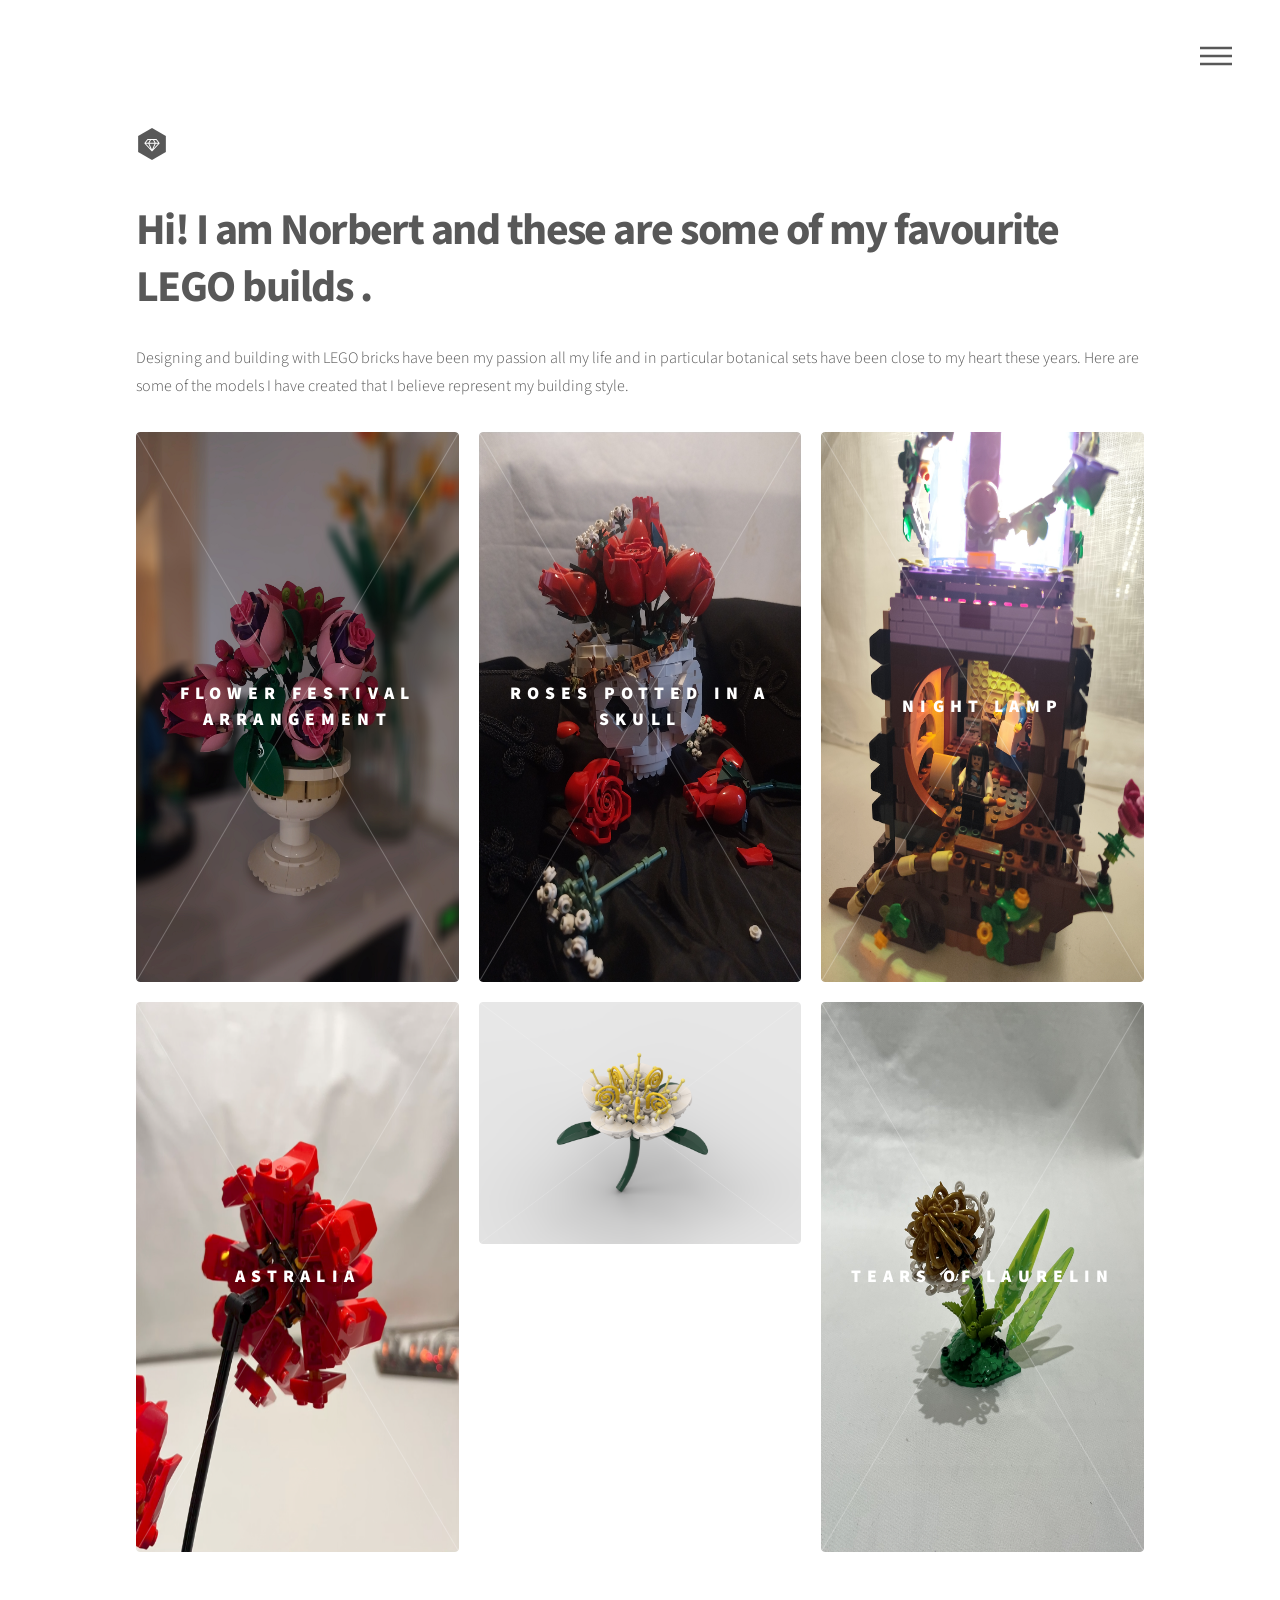
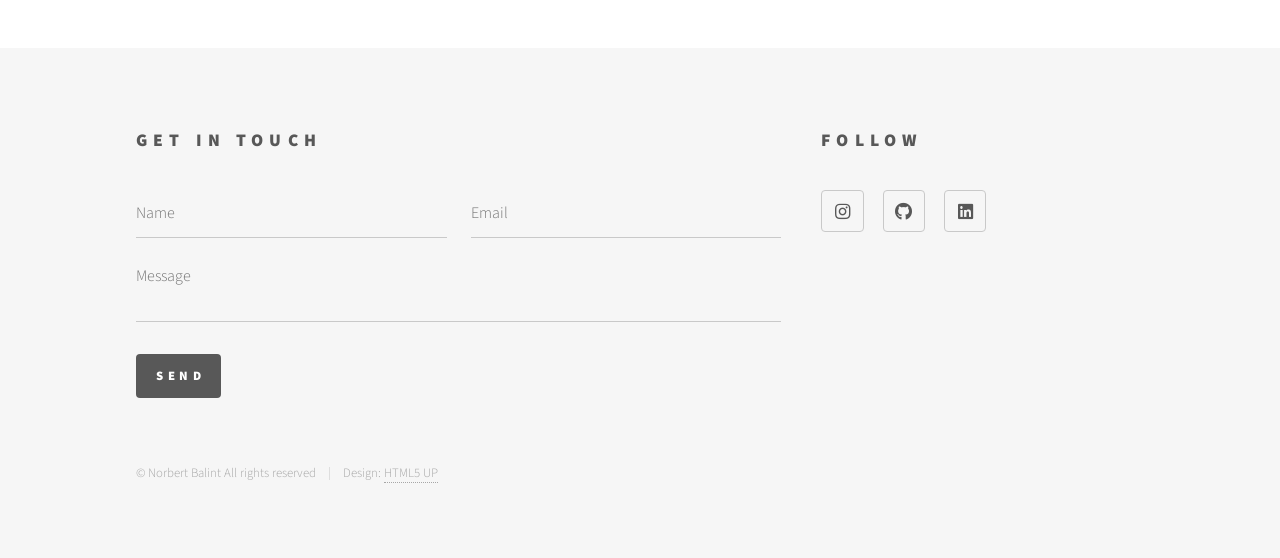
<file: index.html>
<!DOCTYPE HTML>
<!--
	Phantom by HTML5 UP
	html5up.net | @ajlkn
	Free for personal and commercial use under the CCA 3.0 license (html5up.net/license)
-->
<html>
	<head>
		<title>Norbert Balint</title>
		<meta charset="utf-8" />
		<meta name="viewport" content="width=device-width, initial-scale=1, user-scalable=no" />
		<link rel="stylesheet" href="assets/css/main.css" />
		<noscript><link rel="stylesheet" href="assets/css/noscript.css" /></noscript>
	</head>
	<body class="is-preload">
		<!-- Wrapper -->
			<div id="wrapper">

				<!-- Header -->
					<header id="header">
						<div class="inner">

							<!-- Logo -->
								<a href="index.html" class="logo">
									<span class="symbol"><img src="images/logo.svg" alt="" /></span><span class="title"></span>
								</a>

							<!-- Nav -->
								<nav>
									<ul>
										<li><a href="#menu">Menu</a></li>
									</ul>
								</nav>

						</div>
					</header>

				<!-- Menu -->
					<nav id="menu">
						<h2>Menu</h2>
						<ul>
							<li><a href="index.html">Home</a></li>
							<li>
								<span class="toggle">Projects</span>
								<ul class="submenu">
									<li><a href="flower_festival.html">Flower festival arrangement</a></li>
									<li><a href="skull_pot.html">Roses potted in a skull</a></li>
									<li><a href="lampion.html">Night lamp</a></li>
									<li><a href="astralis.html">Astralia</a></li>
									<li><a href="digital.html">Digital designs</a></li>
									<li><a href="laurelin.html">Tears of Laurelin</a></li>
								</ul>
							</li>
							<li><a href="index.html#footer">Contact</a></li>
						</ul>
					</nav>
					

				<!-- Main -->
					<div id="main">
						<div class="inner">
							<header>
								<h1>Hi! I am Norbert and these are some of my favourite LEGO builds </a>.</h1>
								<p>Designing and building with LEGO bricks have been my passion all my life and in particular botanical sets have been close to my heart these years. Here are some of the models I have created that I believe represent my building style. </p>
							</header>
							<section class="tiles">
								<article class="style0">
									<span class="image">
										<img src="images/Festival_gate.jpg" alt="" height="550"/>
									</span>
									<a href="flower_festival.html">
										<h2>FLOWER FESTIVAL ARRANGEMENT</h2>
										
									</a>
								</article>
								<article class="style0">
									<span class="image">
										<img src="images/Skull_gate.jpg" alt="" height="550"/>
									</span>
									<a href="skull_pot.html">
										<h2>ROSES POTTED IN A SKULL</h2>
										
									</a>
								</article>
								<article class="style0">
									<span class="image">
										<img src="images/Lampion_gate.jpg" alt="" height="550"/>
									</span>
									<a href="lampion.html">
										<h2>NIGHT LAMP</h2>
										
									</a>
								</article>
								<article class="style0">
									<span class="image">
										<img src="images/Astralia_gate.png" alt="" height="550"/>
									</span>
									<a href="astralis.html">
										<h2>ASTRALIA</h2>
										
									</a>
								</article>
								<article class="style0">
									<span class="image">
										<img src="images/Digital_gate.png" alt="" />
									</span>
									<a href="digital.html">
										<h2>DIGITAL DESIGNS</h2>
										
									</a>
								</article>
								<article class="style0">
									<span class="image">
										<img src="images/Laurelin_gate.jpg" alt="" height="550"/>
									</span>
									<a href="laurelin.html">
										<h2>TEARS OF LAURELIN</h2>
										
									</a>
								</article>
								
								
							</section>
						</div>
					</div>

				<!-- Footer -->
					<footer id="footer">
						<div class="inner">
							<section>
								<h2>Get in touch</h2>
								<form method="post" action="https://formspree.io/f/xbgdnvld">
									<input type="hidden" name="_subject" value="New message from website contact form" />
									<div class="fields">
										<div class="field half">
											<input type="text" name="name" id="name" placeholder="Name" />
										</div>
										<div class="field half">
											<input type="email" name="email" id="email" placeholder="Email" />
										</div>
										<div class="field">
											<textarea name="message" id="message" placeholder="Message"></textarea>
										</div>
									</div>
									<ul class="actions">
										<li><input type="submit" value="Send" class="primary" /></li>
									</ul>
								</form>
							</section>
							<section>
								<h2>Follow</h2>
								<ul class="icons">
									<li><a href="https://www.instagram.com/norbert._.balint?mdxt=M3FpMGlzZ3g4aW0x" class="icon brands style2 fa-instagram"><span class="label">Instagram</span></a></li>
									<li><a href="https://github.com/NorbertAuroraBalint" class="icon brands style2 fa-github"><span class="label">GitHub</span></a></li>
									<li><a href="https://www.linkedin.com/in/norbert-balint-3ab57115b" class="icon brands style2 fa-linkedin"><span class="label">LinkedIn</span></a></li>
									</ul>
							</section>
							<ul class="copyright">
								<li>&copy; Norbert Balint All rights reserved</li><li>Design: <a href="http://html5up.net">HTML5 UP</a></li>
							</ul>
						</div>
					</footer>

			</div>

		<!-- Scripts -->
			<script src="assets/js/jquery.min.js"></script>
			<script src="assets/js/browser.min.js"></script>
			<script src="assets/js/breakpoints.min.js"></script>
			<script src="assets/js/util.js"></script>
			<script src="assets/js/main.js"></script>

	</body>
</html>
</file>
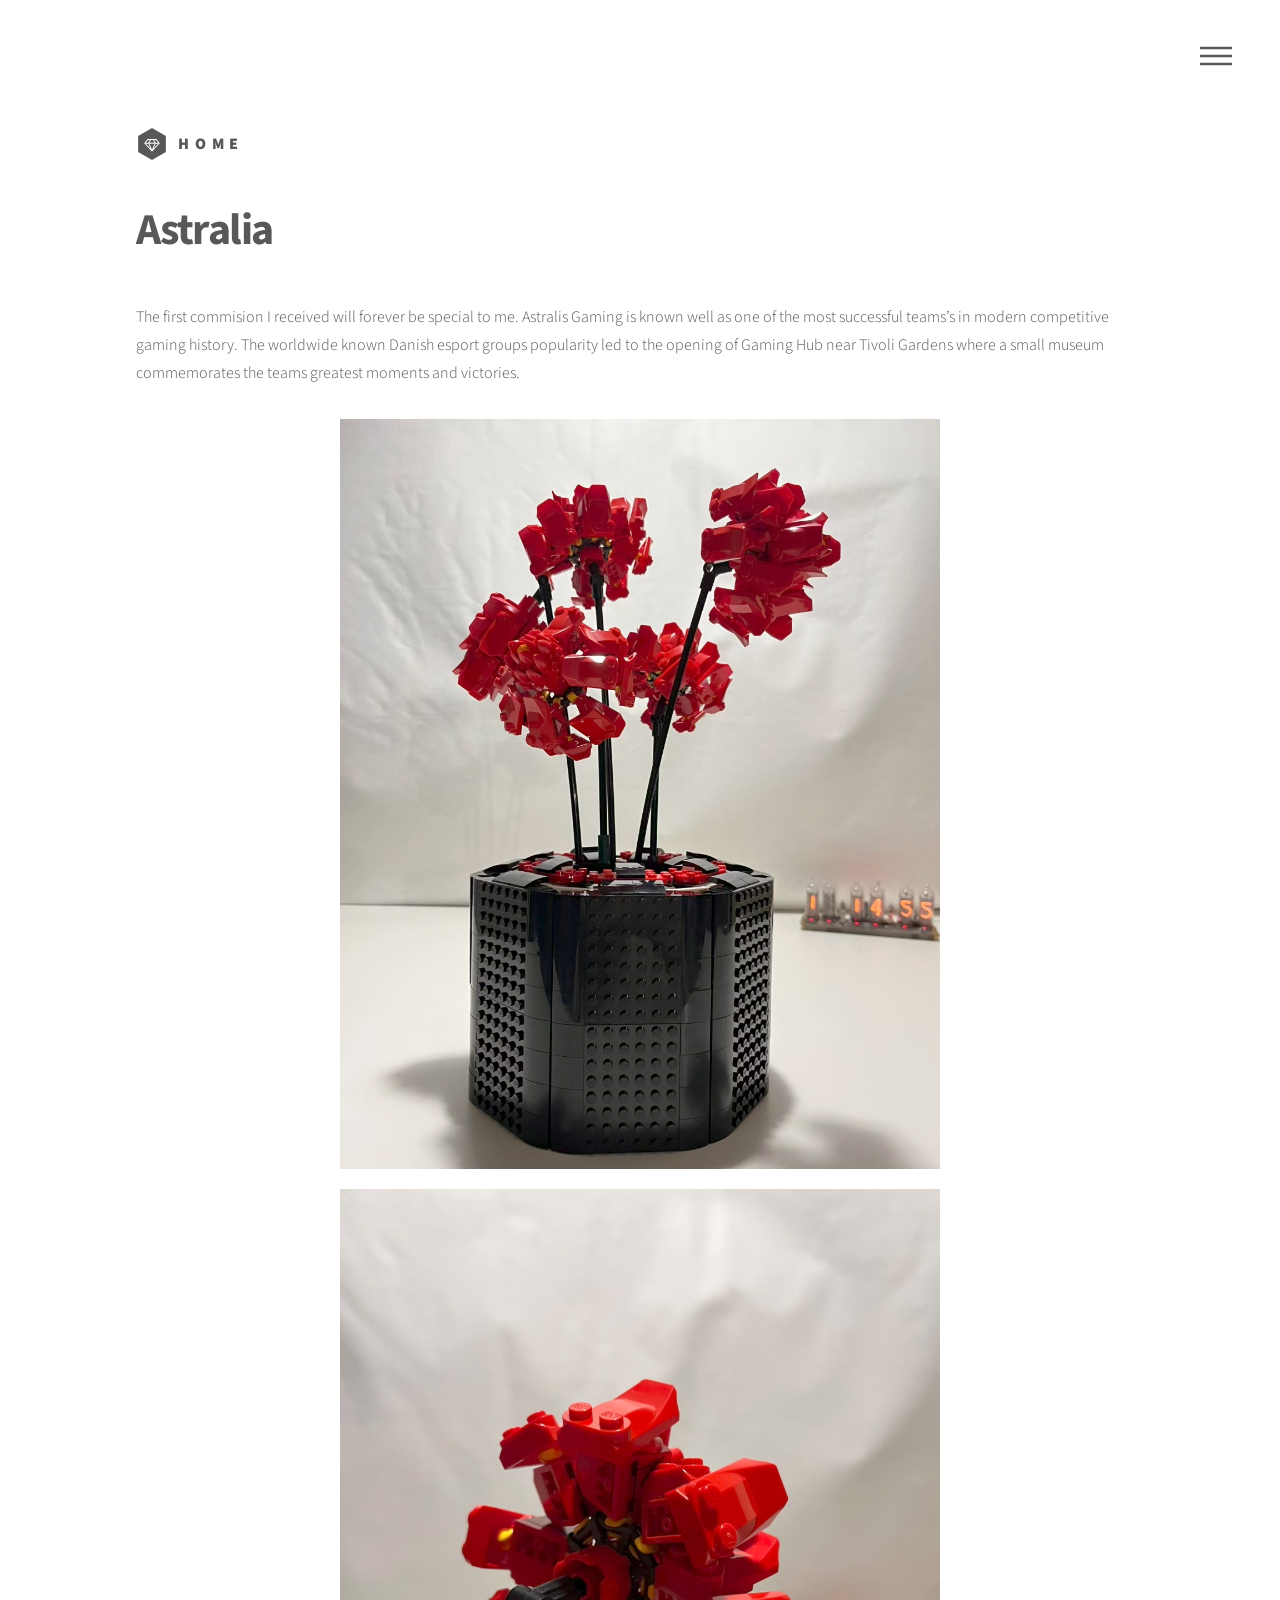
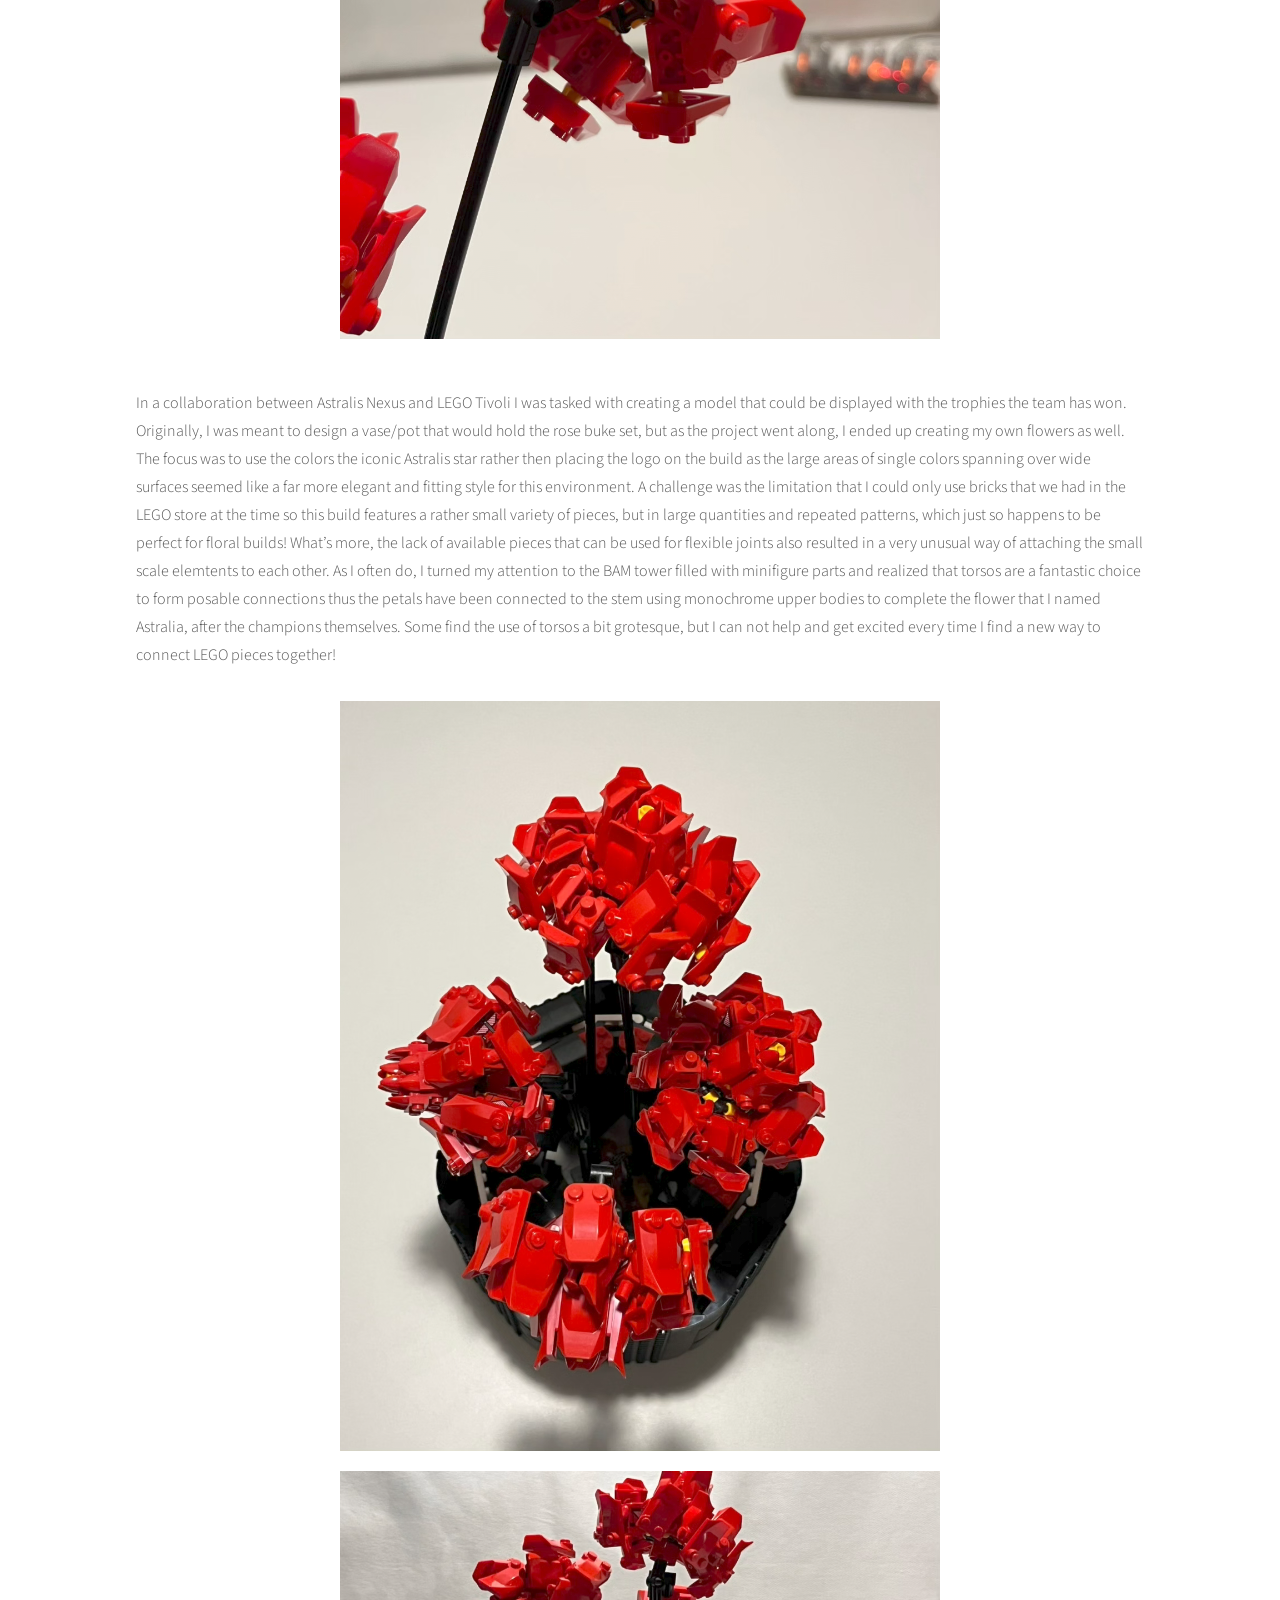
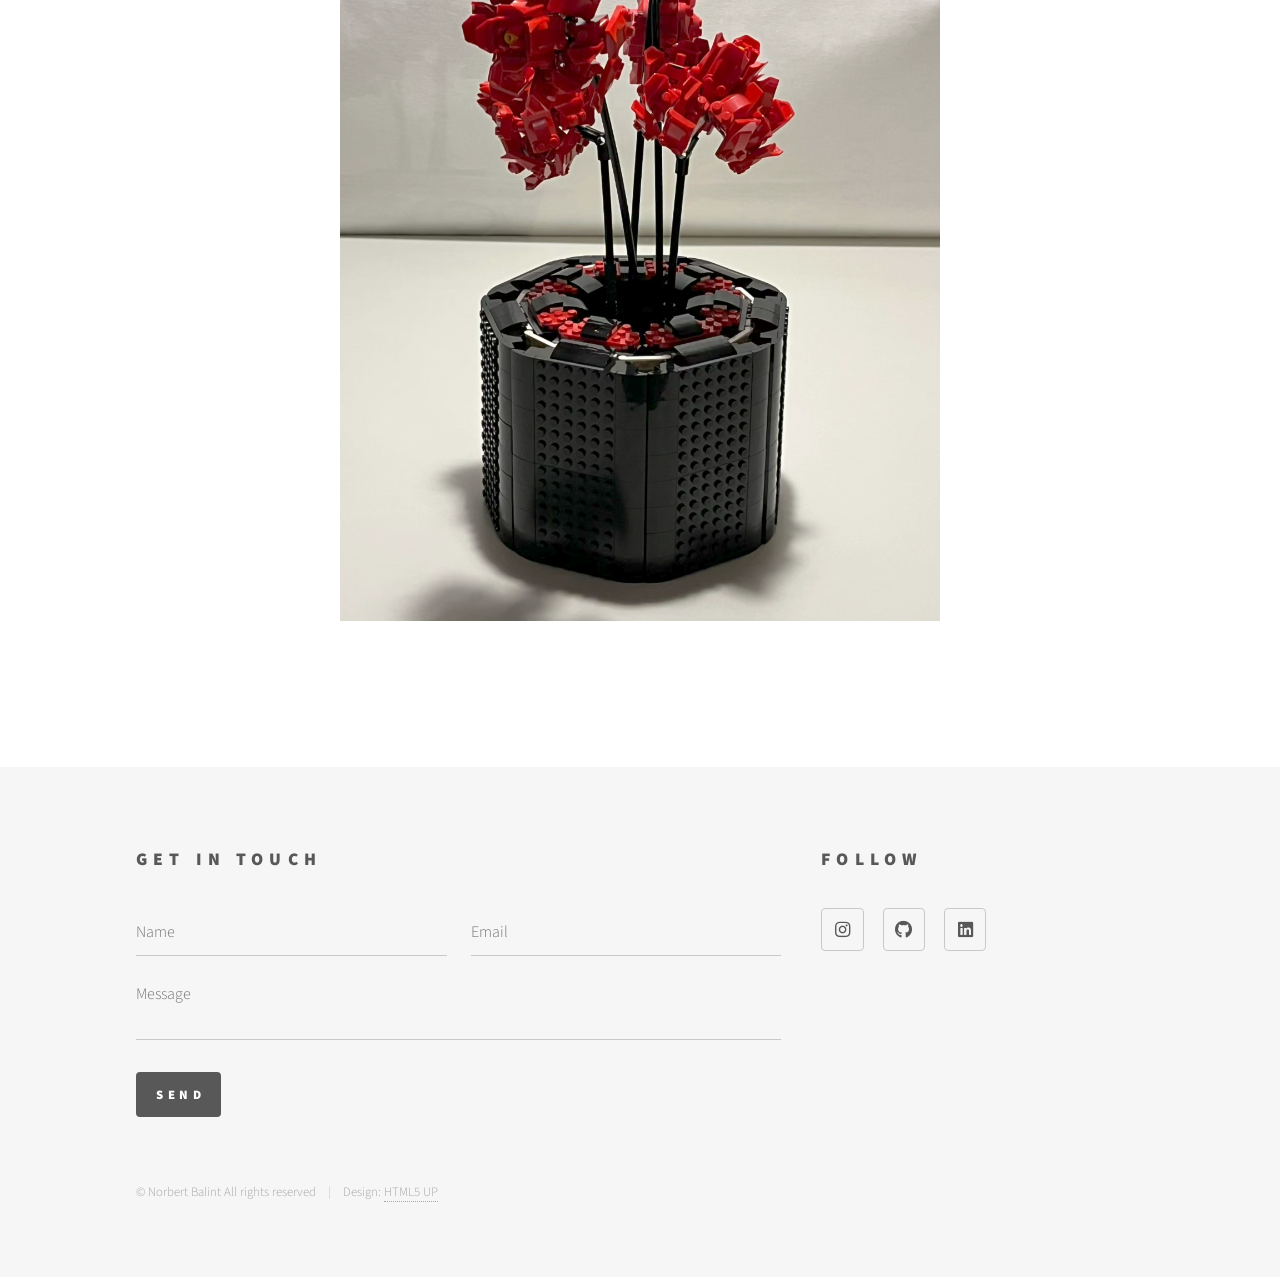
<file: astralis.html>
<!DOCTYPE HTML>
<!--
	Phantom by HTML5 UP
	html5up.net | @ajlkn
	Free for personal and commercial use under the CCA 3.0 license (html5up.net/license)
-->
<html>
	<head>
		<title>Astralia - Norbert Balint</title>
		<meta charset="utf-8" />
		<meta name="viewport" content="width=device-width, initial-scale=1, user-scalable=no" />
		<link rel="stylesheet" href="assets/css/main.css" />
		<noscript><link rel="stylesheet" href="assets/css/noscript.css" /></noscript>
	</head>
	<body class="is-preload">
		<!-- Wrapper -->
			<div id="wrapper">

				<!-- Header -->
					<header id="header">
						<div class="inner">

							<!-- Logo -->
								<a href="index.html" class="logo">
									<span class="symbol"><img src="images/logo.svg" alt="" /></span><span class="title">Home</span>
								</a>

							<!-- Nav -->
								<nav>
									<ul>
										<li><a href="#menu">Menu</a></li>
									</ul>
								</nav>

						</div>
					</header>

				<!-- Menu -->
					<nav id="menu">
						<h2>Menu</h2>
						<ul>
							<li><a href="index.html">Home</a></li>
							<li>
								<span class="toggle">Projects</span>
								<ul class="submenu">
									<li><a href="flower_festival.html">Flower festival arrangement</a></li>
									<li><a href="skull_pot.html">Roses potted in a skull</a></li>
									<li><a href="lampion.html">Night lamp</a></li>
									<li><a href="astralis.html">Astralia</a></li>
									<li><a href="digital.html">Digital designs</a></li>
									<li><a href="laurelin.html">Tears of Laurelin</a></li>
								</ul>
							</li>
							<li><a href="index.html#footer">Contact</a></li>
						</ul>
					</nav>

				<!-- Main -->
					<div id="main">
						<div class="inner">
							<h1>Astralia</h1>
							
							<p>The first commision I received will forever be special to me. Astralis Gaming is known well as one of the most successful teams’s  in modern competitive gaming history. The worldwide known Danish esport groups popularity led to the opening of Gaming Hub near Tivoli Gardens where a small museum commemorates the teams greatest moments and victories.  </p>
							<div class="image-row">
           						<img src="images/Astralia_1.png" alt="" height="750"/>
           						<img src="images/Astralia_2.png" alt="" height="750"/>
       						 </div>
							
							<p>In a collaboration between Astralis Nexus and LEGO Tivoli I was tasked with creating a model that could be displayed with the trophies the team has won. Originally, I was meant to design a vase/pot that would hold the rose buke set, but as the project went along, I ended up creating my own flowers as well. The focus was to use the colors the iconic Astralis star rather then placing the logo on the build as the large areas of single colors spanning over wide surfaces seemed like a far more elegant and fitting style for this environment. A challenge was the limitation that I could only use bricks that we had in the LEGO store at the time so this build features a rather small variety of pieces, but in large quantities and repeated patterns, which just so happens to be perfect for floral builds! What’s more, the lack of available pieces that can be used for flexible joints also resulted in a very unusual way of attaching the small scale elemtents to each other. As I often do, I turned my attention to the BAM tower filled with minifigure parts and realized that torsos are a fantastic choice to form posable connections thus the petals have been connected to the stem using monochrome upper bodies to complete the flower that I named Astralia, after the champions themselves. Some find the use of torsos a bit grotesque, but I can not help and get excited every time I find a new way to connect LEGO pieces together! </p>
							<div class="image-row">
           						<img src="images/Astralia_3.png" alt="" height="750"/>
           						<img src="images/Astralia_4.png" alt="" height="750"/>
       						 </div>
						</div>
					</div>

				<!-- Footer -->
					<footer id="footer">
						<div class="inner">
							<section>
								<h2>Get in touch</h2>
								<form method="post" action="https://formspree.io/f/xbgdnvld">
									<input type="hidden" name="_subject" value="New message from website contact form" />
									<div class="fields">
										<div class="field half">
											<input type="text" name="name" id="name" placeholder="Name" />
										</div>
										<div class="field half">
											<input type="email" name="email" id="email" placeholder="Email" />
										</div>
										<div class="field">
											<textarea name="message" id="message" placeholder="Message"></textarea>
										</div>
									</div>
									<ul class="actions">
										<li><input type="submit" value="Send" class="primary" /></li>
									</ul>
								</form>
							</section>
							<section>
								<h2>Follow</h2>
								<ul class="icons">
									<li><a href="https://www.instagram.com/norbert._.balint?mdxt=M3FpMGlzZ3g4aW0x" class="icon brands style2 fa-instagram"><span class="label">Instagram</span></a></li>
									<li><a href="https://github.com/NorbertAuroraBalint" class="icon brands style2 fa-github"><span class="label">GitHub</span></a></li>
									<li><a href="https://www.linkedin.com/in/norbert-balint-3ab57115b" class="icon brands style2 fa-linkedin"><span class="label">LinkedIn</span></a></li>
									</ul>
							</section>
							<ul class="copyright">
								<li>&copy; Norbert Balint All rights reserved</li><li>Design: <a href="http://html5up.net">HTML5 UP</a></li>
							</ul>
						</div>
					</footer>
			</div>

		<!-- Scripts -->
			<script src="assets/js/jquery.min.js"></script>
			<script src="assets/js/browser.min.js"></script>
			<script src="assets/js/breakpoints.min.js"></script>
			<script src="assets/js/util.js"></script>
			<script src="assets/js/main.js"></script>

	</body>
</html>
</file>
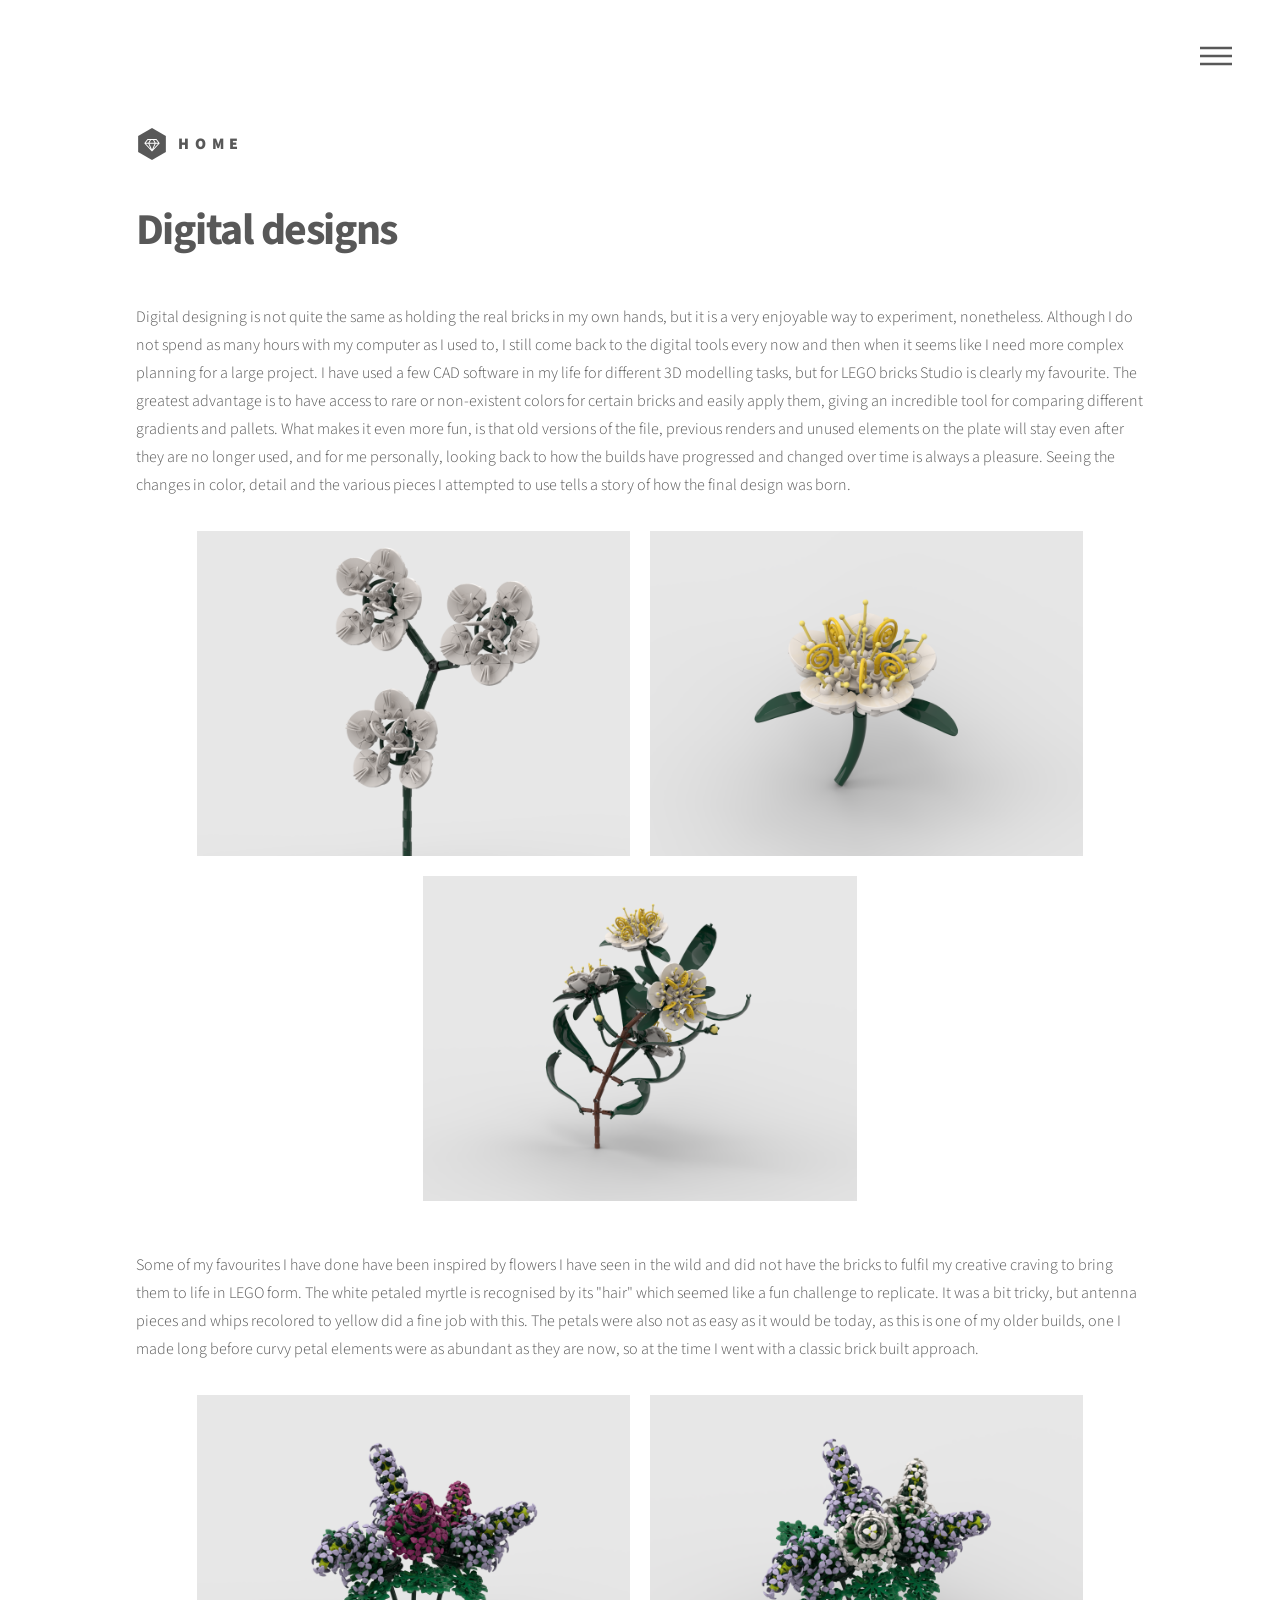
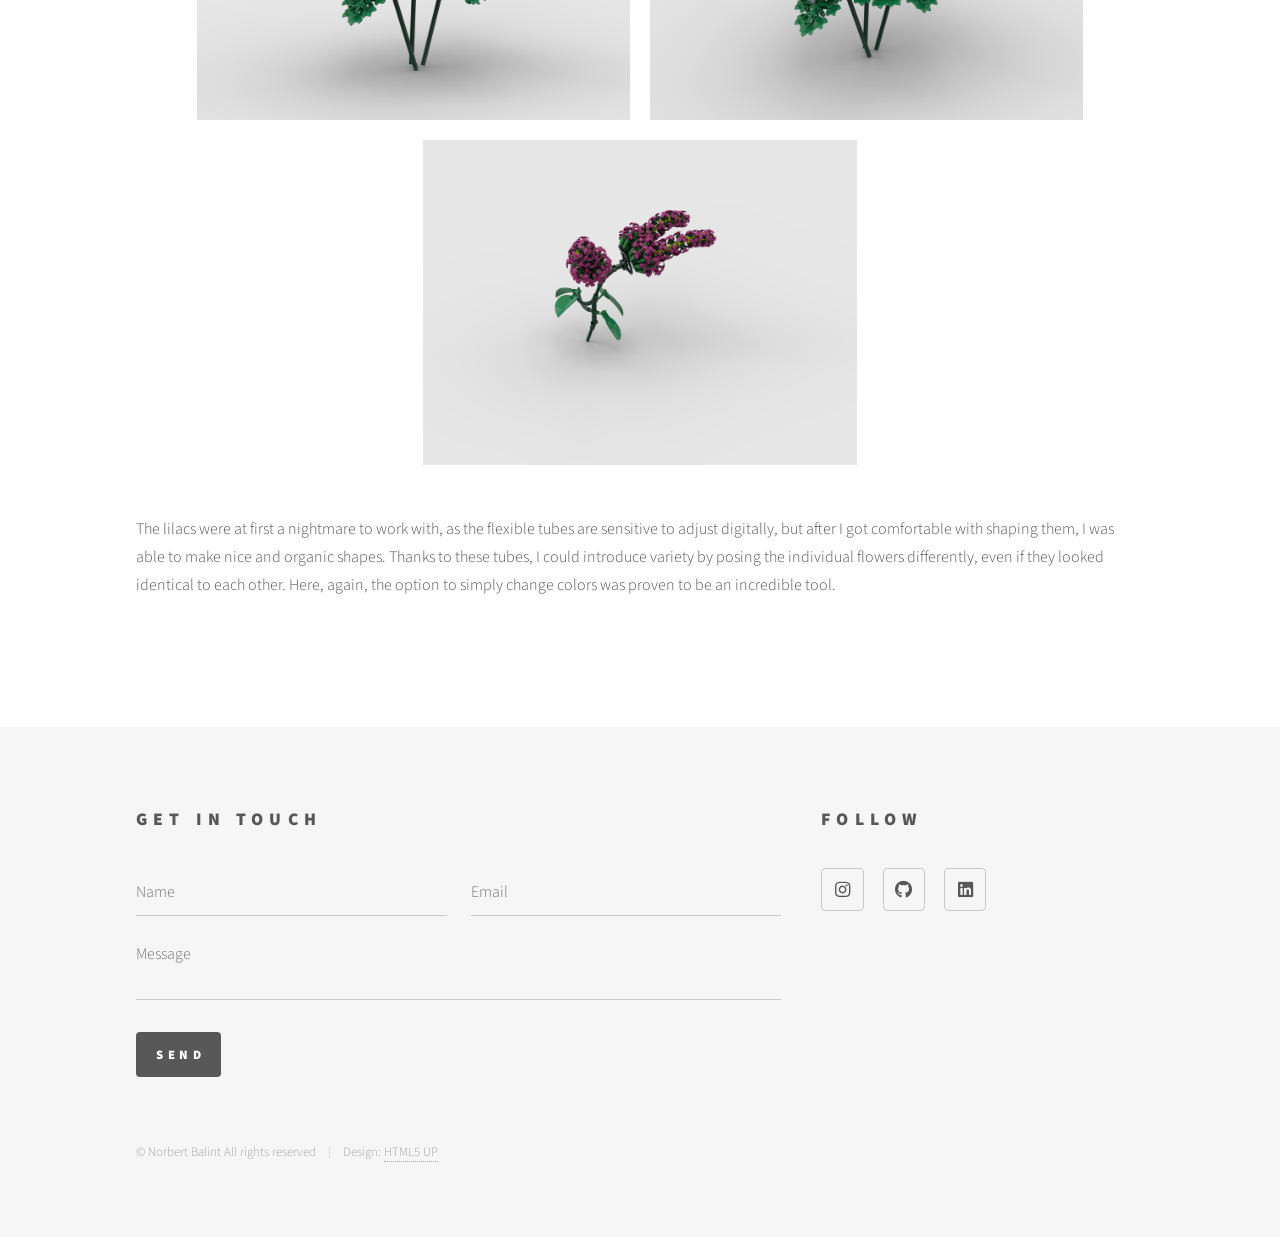
<file: digital.html>
<!DOCTYPE HTML>
<!--
	Phantom by HTML5 UP
	html5up.net | @ajlkn
	Free for personal and commercial use under the CCA 3.0 license (html5up.net/license)
-->
<html>
	<head>
		<title>Digital - Norbert Balint</title>
		<meta charset="utf-8" />
		<meta name="viewport" content="width=device-width, initial-scale=1, user-scalable=no" />
		<link rel="stylesheet" href="assets/css/main.css" />
		<noscript><link rel="stylesheet" href="assets/css/noscript.css" /></noscript>
	</head>
	<body class="is-preload">
		<!-- Wrapper -->
			<div id="wrapper">

				<!-- Header -->
					<header id="header">
						<div class="inner">

							<!-- Logo -->
								<a href="index.html" class="logo">
									<span class="symbol"><img src="images/logo.svg" alt="" /></span><span class="title">Home</span>
								</a>

							<!-- Nav -->
								<nav>
									<ul>
										<li><a href="#menu">Menu</a></li>
									</ul>
								</nav>

						</div>
					</header>

				<!-- Menu -->
					<nav id="menu">
						<h2>Menu</h2>
						<ul>
							<li><a href="index.html">Home</a></li>
							<li>
								<span class="toggle">Projects</span>
								<ul class="submenu">
									<li><a href="flower_festival.html">Flower festival arrangement</a></li>
									<li><a href="skull_pot.html">Roses potted in a skull</a></li>
									<li><a href="lampion.html">Night lamp</a></li>
									<li><a href="astralis.html">Astralia</a></li>
									<li><a href="digital.html">Digital designs</a></li>
									<li><a href="laurelin.html">Tears of Laurelin</a></li>
								</ul>
							</li>
							<li><a href="index.html#footer">Contact</a></li>
						</ul>
					</nav>

				<!-- Main -->
					<div id="main">
						<div class="inner">
							<h1>Digital designs</h1>
							<p>Digital designing is not quite the same as holding the real bricks in my own hands, but it is a very enjoyable way to experiment, nonetheless. Although I do not spend as many hours with my computer as I used to, I still come back to the digital tools every now and then when it seems like I need more complex planning for a large project. I have used a few CAD software in my life for different 3D modelling tasks, but for LEGO bricks Studio is clearly my favourite. The greatest advantage is to have access to rare or non-existent colors for certain bricks and easily apply them, giving an incredible tool for comparing different gradients and pallets. What makes it even more fun, is that old versions of the file, previous renders and unused elements on the plate will stay even after they are no longer used, and for me personally, looking back to how the builds have progressed and changed over time is always a pleasure. Seeing the changes in color, detail and the various pieces I attempted to use tells a story of how the final design was born. </p>
							<div class="image-row">
           						 <img src="images/Digital_1.png" alt="" height="325"/>
           						 <img src="images/Digital_2.png" alt="" height="325"/>
								 <img src="images/Digital_3.png" alt="" height="325"/>
       						 </div>
							<p>Some of my favourites I have done have been inspired by flowers I have seen in the wild and did not have the bricks to fulfil my creative craving to bring them to life in LEGO form. The white petaled myrtle is recognised by its "hair" which seemed like a fun challenge to replicate. It was a bit tricky, but antenna pieces  and whips recolored to yellow did a fine job with this. The petals were also not as easy as it would be today, as this is one of my older builds, one I made long before curvy petal elements were as abundant as they are now, so at the time I went with a classic brick built approach.   </p>
							<div class="image-row">
           						 <img src="images/Digital_4.png" alt="" height="325"/>
           						 <img src="images/Digital_5.png" alt="" height="325"/>
								 <img src="images/Digital_6.png" alt="" height="325"/>
       						 </div>
							<p>The lilacs were at first a nightmare to work with, as the flexible tubes are sensitive to adjust digitally, but after I got comfortable with shaping them, I was able to make nice and organic shapes. Thanks to these tubes, I could introduce variety by posing the individual flowers differently, even if they looked identical to each other. Here, again, the option to simply change colors was proven to be an incredible tool.  </p>
						</div>
					</div>

				<!-- Footer -->
					<footer id="footer">
						<div class="inner">
							<section>
								<h2>Get in touch</h2>
								<form method="post" action="https://formspree.io/f/xbgdnvld">
									<input type="hidden" name="_subject" value="New message from website contact form" />
									<div class="fields">
										<div class="field half">
											<input type="text" name="name" id="name" placeholder="Name" />
										</div>
										<div class="field half">
											<input type="email" name="email" id="email" placeholder="Email" />
										</div>
										<div class="field">
											<textarea name="message" id="message" placeholder="Message"></textarea>
										</div>
									</div>
									<ul class="actions">
										<li><input type="submit" value="Send" class="primary" /></li>
									</ul>
								</form>
							</section>
							<section>
								<h2>Follow</h2>
								<ul class="icons">
									<li><a href="https://www.instagram.com/norbert._.balint?mdxt=M3FpMGlzZ3g4aW0x" class="icon brands style2 fa-instagram"><span class="label">Instagram</span></a></li>
									<li><a href="https://github.com/NorbertAuroraBalint" class="icon brands style2 fa-github"><span class="label">GitHub</span></a></li>
									<li><a href="https://www.linkedin.com/in/norbert-balint-3ab57115b" class="icon brands style2 fa-linkedin"><span class="label">LinkedIn</span></a></li>
									</ul>
							</section>
							<ul class="copyright">
								<li>&copy; Norbert Balint All rights reserved</li><li>Design: <a href="http://html5up.net">HTML5 UP</a></li>
							</ul>
						</div>
					</footer>
			</div>

		<!-- Scripts -->
			<script src="assets/js/jquery.min.js"></script>
			<script src="assets/js/browser.min.js"></script>
			<script src="assets/js/breakpoints.min.js"></script>
			<script src="assets/js/util.js"></script>
			<script src="assets/js/main.js"></script>

	</body>
</html>
</file>
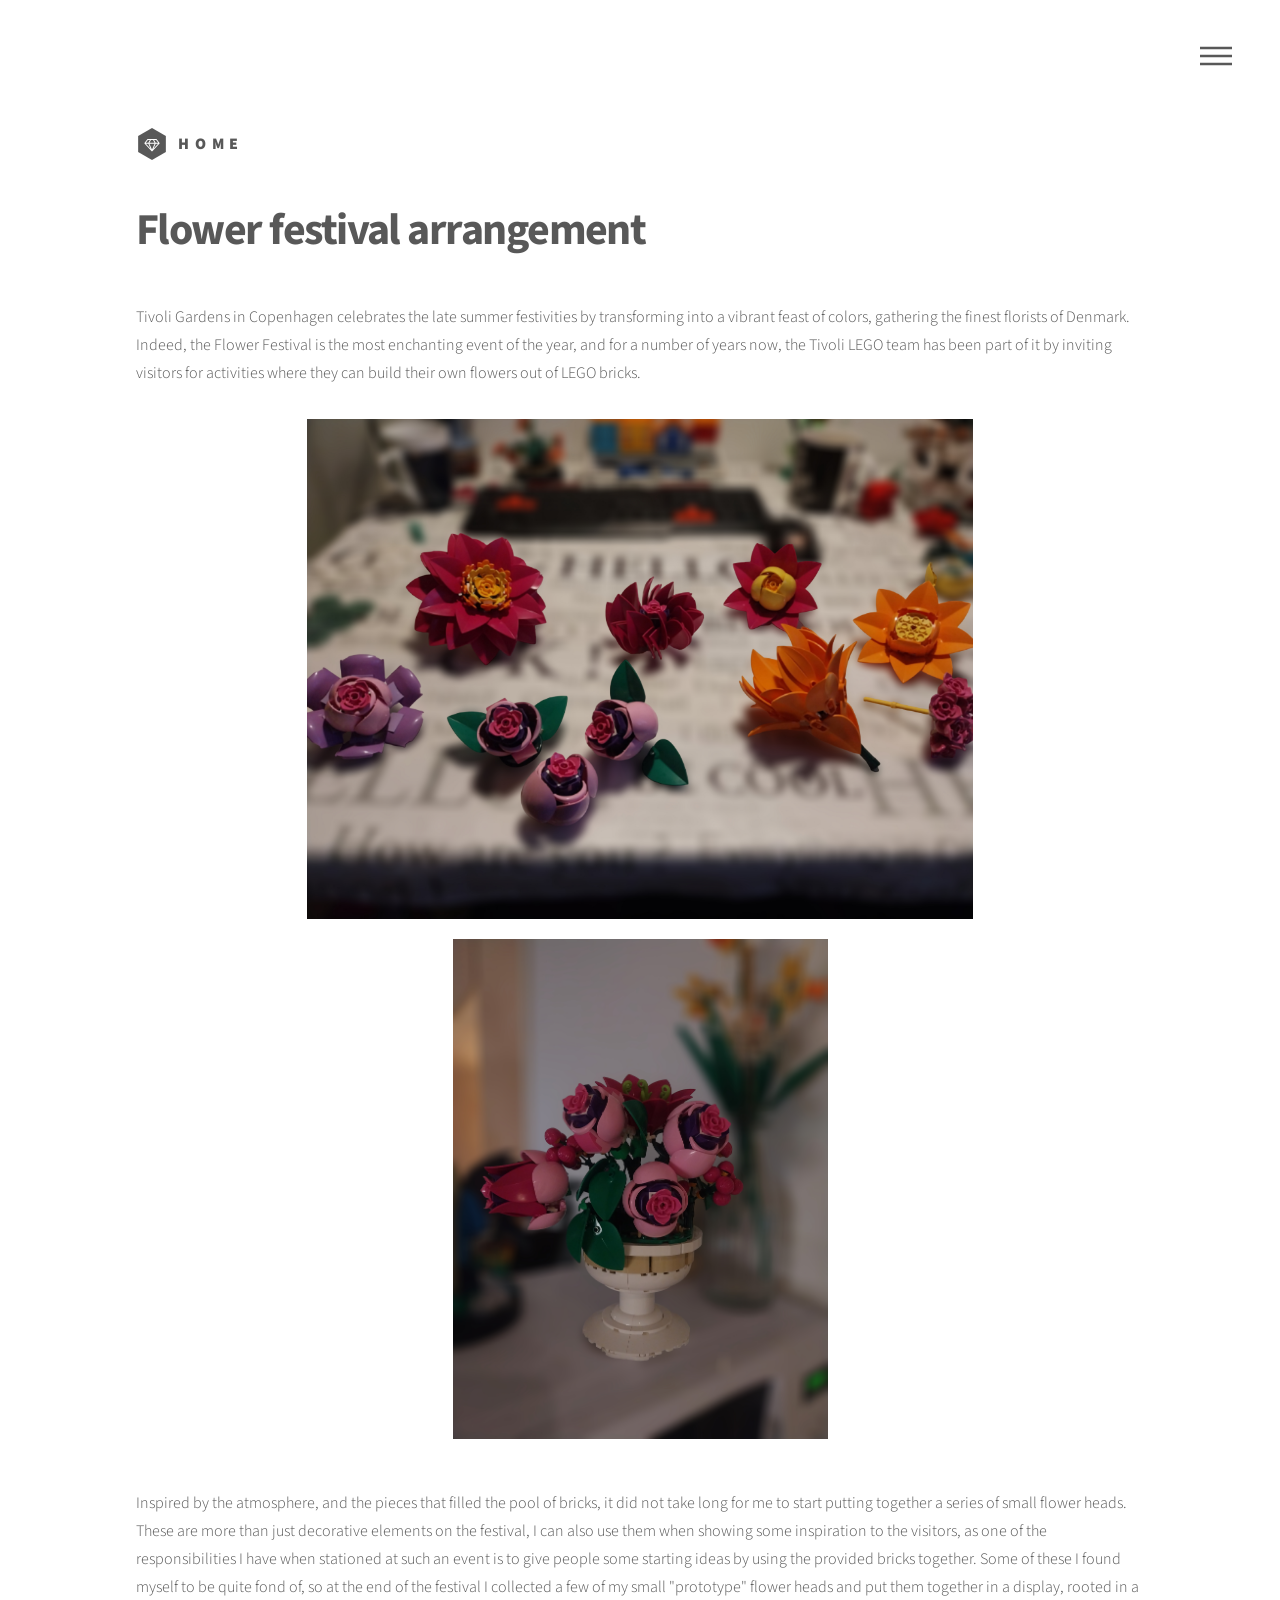
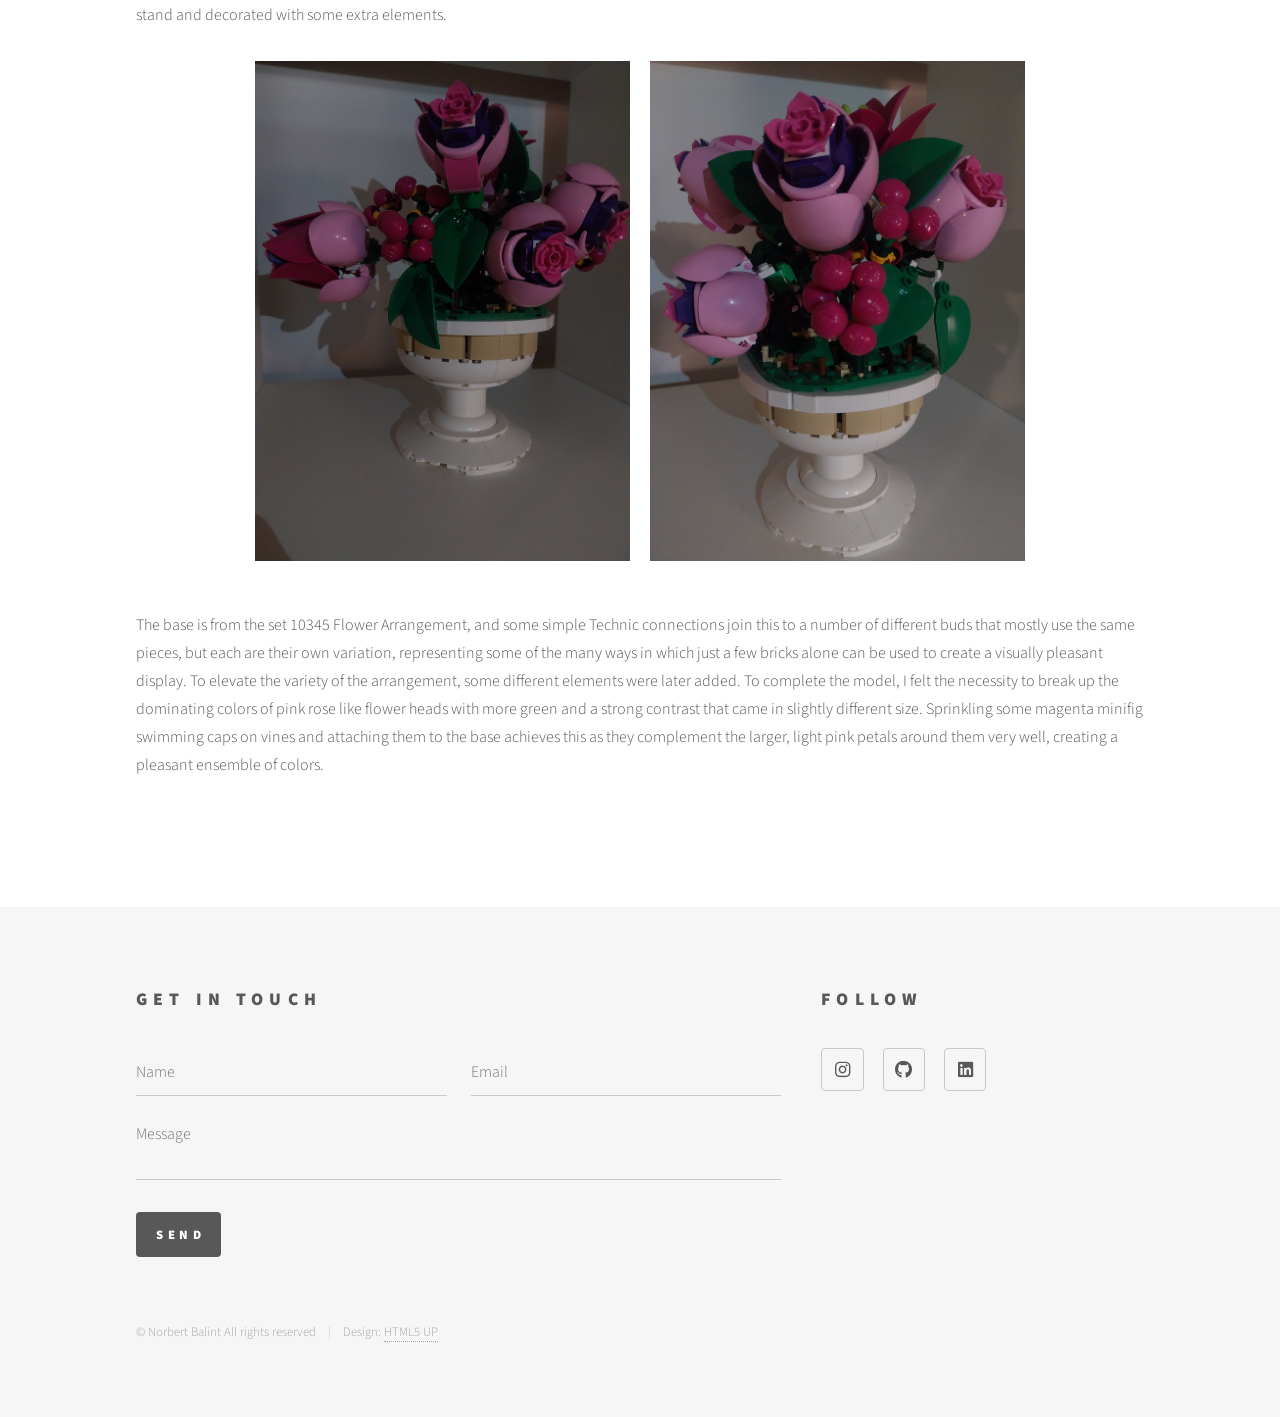
<file: flower_festival.html>
<!DOCTYPE HTML>
<!--
	Phantom by HTML5 UP
	html5up.net | @ajlkn
	Free for personal and commercial use under the CCA 3.0 license (html5up.net/license)
-->
<html>
	<head>
		<title>Festival - Norbert Balint</title>
		<meta charset="utf-8" />
		<meta name="viewport" content="width=device-width, initial-scale=1, user-scalable=no" />
		<link rel="stylesheet" href="assets/css/main.css" />
		<noscript><link rel="stylesheet" href="assets/css/noscript.css" /></noscript>
	</head>
	<body class="is-preload">
		<!-- Wrapper -->
			<div id="wrapper">

				<!-- Header -->
					<header id="header">
						<div class="inner">

							<!-- Logo -->
								<a href="index.html" class="logo">
									<span class="symbol"><img src="images/logo.svg" alt="" /></span><span class="title">Home</span>
								</a>

							<!-- Nav -->
								<nav>
									<ul>
										<li><a href="#menu">Menu</a></li>
									</ul>
								</nav>

						</div>
					</header>

				<!-- Menu -->
					<nav id="menu">
						<h2>Menu</h2>
						<ul>
							<li><a href="index.html">Home</a></li>
							<li>
								<span class="toggle">Projects</span>
								<ul class="submenu">
									<li><a href="flower_festival.html">Flower festival arrangement</a></li>
									<li><a href="skull_pot.html">Roses potted in a skull</a></li>
									<li><a href="lampion.html">Night lamp</a></li>
									<li><a href="astralis.html">Astralia</a></li>
									<li><a href="digital.html">Digital designs</a></li>
									<li><a href="laurelin.html">Tears of Laurelin</a></li>
								</ul>
							</li>
							<li><a href="index.html#footer">Contact</a></li>
						</ul>
					</nav>

				<!-- Main -->
					<div id="main">
						<div class="inner">
							<h1>Flower festival arrangement</h1>
							<p>Tivoli Gardens in Copenhagen celebrates the late summer festivities by transforming into a vibrant feast of colors, gathering the finest florists of Denmark. Indeed, the Flower Festival is the most enchanting event of the year, and for a number of years now, the Tivoli LEGO team has been part of it by inviting visitors for activities where they can build their own flowers out of LEGO bricks.</p>
							<div class="image-row">
           						 <img src="images/Festival_2.jpg" alt="" height="500"/>
           						 <img src="images/Festival_1.jpg" alt="" height="500"/>
       						 </div>
							<p>Inspired by the atmosphere, and the pieces that filled the pool of bricks, it did not take long for me to start putting together a series of small flower heads. These are more than just decorative elements on the festival, I can also use them when showing some inspiration to the visitors, as one of the responsibilities I have when stationed at such an event is to give people some starting ideas by using the provided bricks together. Some of these I found myself to be quite fond of, so at the end of the festival I collected a few of my small "prototype" flower heads and put them together in a display, rooted in a stand and decorated with some extra elements.</p>
							<div class="image-row">
           						 <img src="images/Festival_3.jpg" alt="" height="500"/>
           						 <img src="images/Festival_4.jpg" alt="" height="500"/>
       						 </div>
							<p>The base is from the set 10345 Flower Arrangement, and some simple Technic connections join this to a number of different buds that mostly use the same pieces, but each are their own variation, representing some of the many ways in which just a few bricks alone can be used to create a visually pleasant display. To elevate the variety of the arrangement, some different elements were later added. To complete the model, I felt the necessity to break up the dominating colors of pink rose like flower heads with more green and a strong contrast that came in slightly different size. Sprinkling some magenta minifig swimming caps on vines and attaching them to the base achieves this as they complement the larger, light pink petals around them very well, creating a pleasant ensemble of colors.   </p>
						</div>
					</div>

				<!-- Footer -->
					<footer id="footer">
						<div class="inner">
							<section>
								<h2>Get in touch</h2>
								<form method="post" action="https://formspree.io/f/xbgdnvld">
									<input type="hidden" name="_subject" value="New message from website contact form" />
									<div class="fields">
										<div class="field half">
											<input type="text" name="name" id="name" placeholder="Name" />
										</div>
										<div class="field half">
											<input type="email" name="email" id="email" placeholder="Email" />
										</div>
										<div class="field">
											<textarea name="message" id="message" placeholder="Message"></textarea>
										</div>
									</div>
									<ul class="actions">
										<li><input type="submit" value="Send" class="primary" /></li>
									</ul>
								</form>
							</section>
							<section>
								<h2>Follow</h2>
								<ul class="icons">
									<li><a href="https://www.instagram.com/norbert._.balint?mdxt=M3FpMGlzZ3g4aW0x" class="icon brands style2 fa-instagram"><span class="label">Instagram</span></a></li>
									<li><a href="https://github.com/NorbertAuroraBalint" class="icon brands style2 fa-github"><span class="label">GitHub</span></a></li>
									<li><a href="https://www.linkedin.com/in/norbert-balint-3ab57115b" class="icon brands style2 fa-linkedin"><span class="label">LinkedIn</span></a></li>
									</ul>
							</section>
							<ul class="copyright">
								<li>&copy; Norbert Balint All rights reserved</li><li>Design: <a href="http://html5up.net">HTML5 UP</a></li>
							</ul>
						</div>
					</footer>

			</div>

		<!-- Scripts -->
			<script src="assets/js/jquery.min.js"></script>
			<script src="assets/js/browser.min.js"></script>
			<script src="assets/js/breakpoints.min.js"></script>
			<script src="assets/js/util.js"></script>
			<script src="assets/js/main.js"></script>

	</body>
</html>
</file>
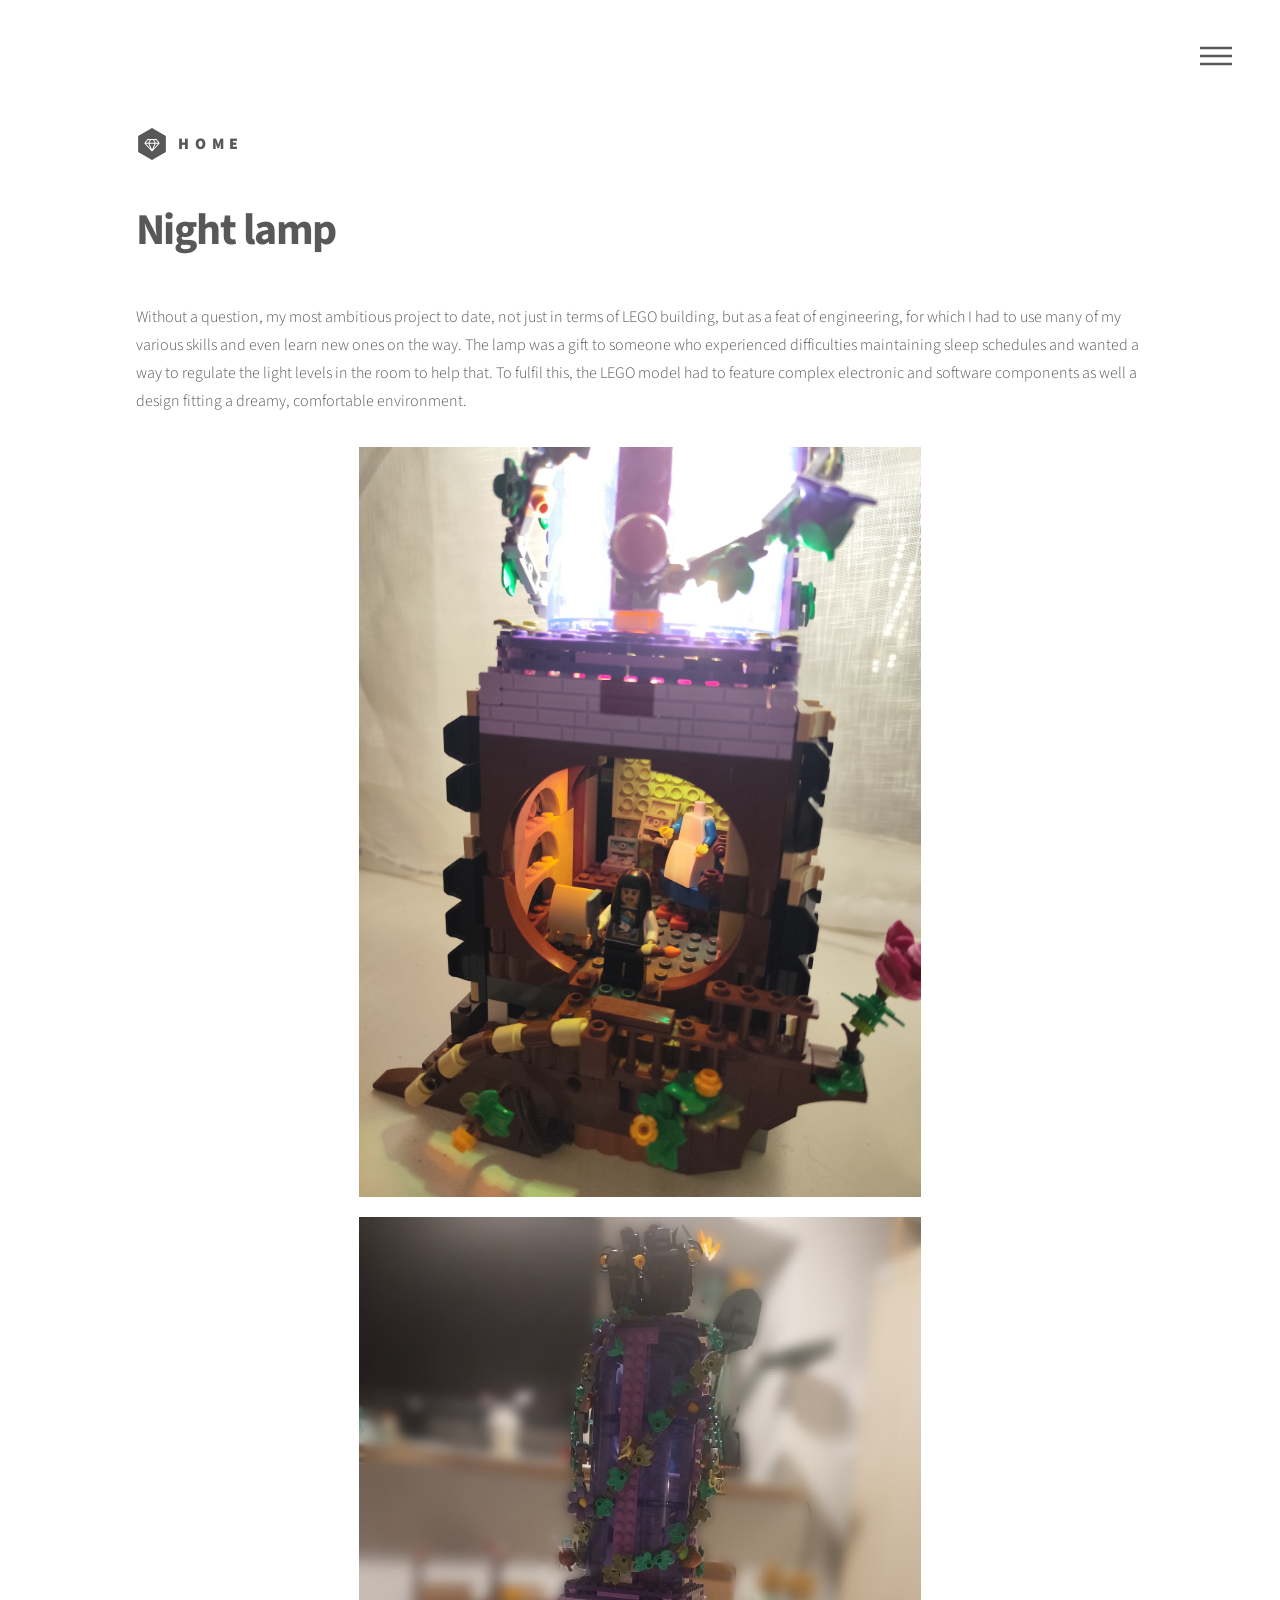
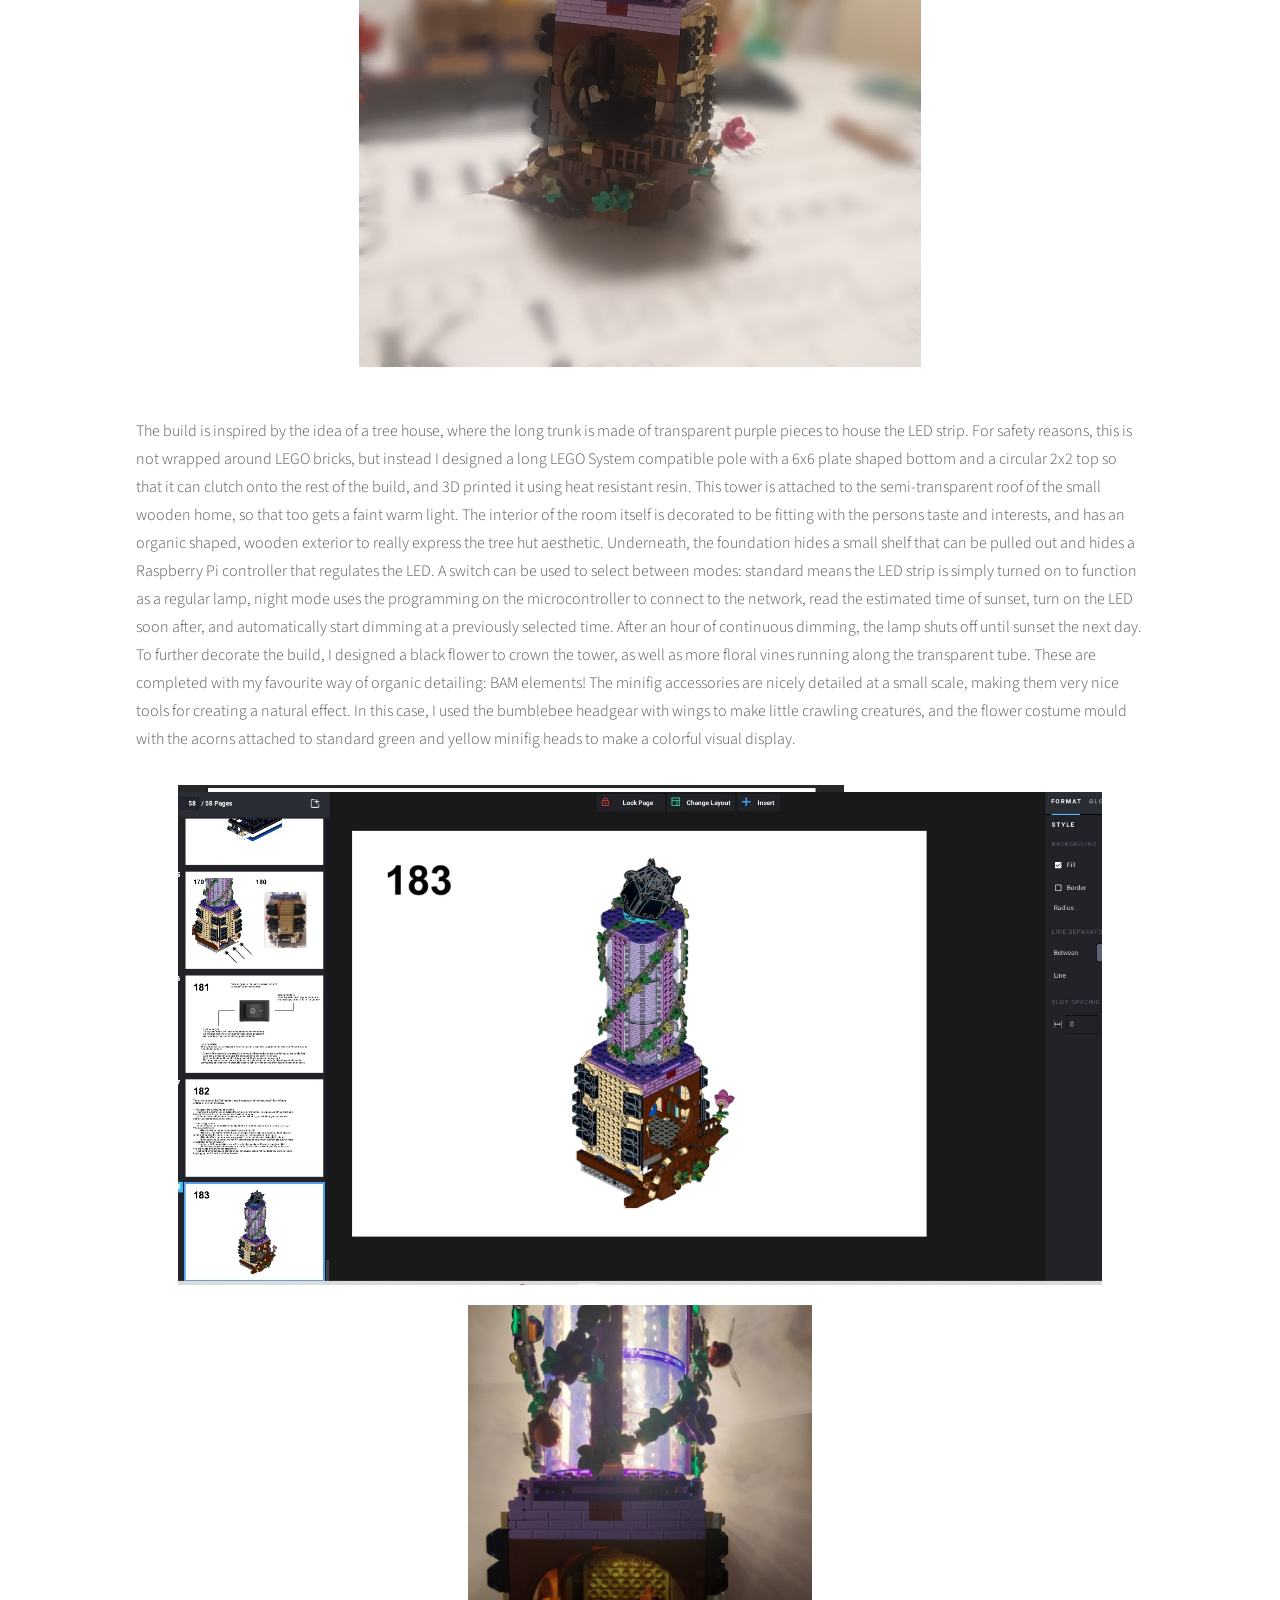
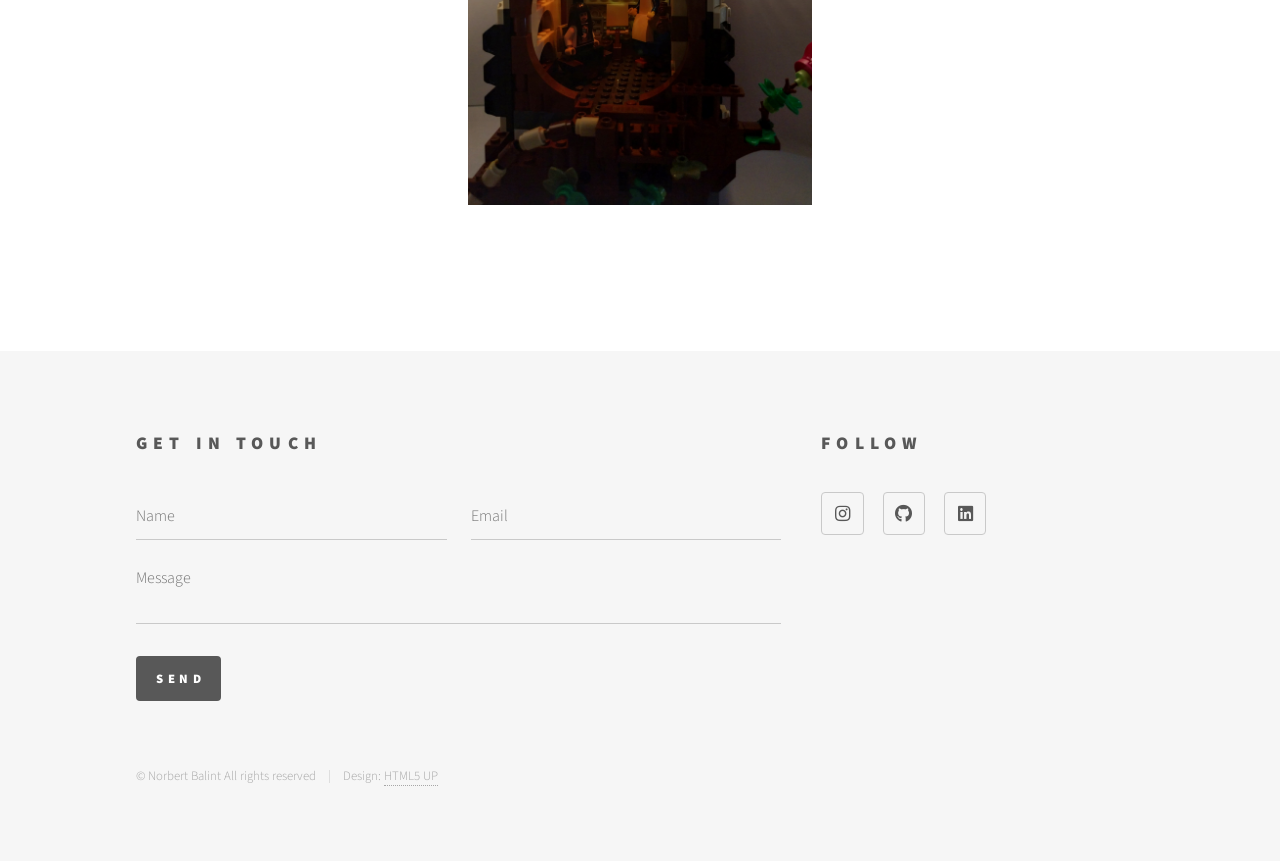
<file: lampion.html>
<!DOCTYPE HTML>
<!--
	Phantom by HTML5 UP
	html5up.net | @ajlkn
	Free for personal and commercial use under the CCA 3.0 license (html5up.net/license)
-->
<html>
	<head>
		<title>Lampion - Norbert Balint</title>
		<meta charset="utf-8" />
		<meta name="viewport" content="width=device-width, initial-scale=1, user-scalable=no" />
		<link rel="stylesheet" href="assets/css/main.css" />
		<noscript><link rel="stylesheet" href="assets/css/noscript.css" /></noscript>
	</head>
	<body class="is-preload">
		<!-- Wrapper -->
			<div id="wrapper">

				<!-- Header -->
					<header id="header">
						<div class="inner">

							<!-- Logo -->
								<a href="index.html" class="logo">
									<span class="symbol"><img src="images/logo.svg" alt="" /></span><span class="title">Home</span>
								</a>

							<!-- Nav -->
								<nav>
									<ul>
										<li><a href="#menu">Menu</a></li>
									</ul>
								</nav>

						</div>
					</header>

				<!-- Menu -->
					<nav id="menu">
						<h2>Menu</h2>
						<ul>
							<li><a href="index.html">Home</a></li>
							<li>
								<span class="toggle">Projects</span>
								<ul class="submenu">
									<li><a href="flower_festival.html">Flower festival arrangement</a></li>
									<li><a href="skull_pot.html">Roses potted in a skull</a></li>
									<li><a href="lampion.html">Night lamp</a></li>
									<li><a href="astralis.html">Astralia</a></li>
									<li><a href="digital.html">Digital designs</a></li>
									<li><a href="laurelin.html">Tears of Laurelin</a></li>
								</ul>
							</li>
							<li><a href="index.html#footer">Contact</a></li>
						</ul>
					</nav>

				<!-- Main -->
					<div id="main">
						<div class="inner">
							<h1>Night lamp</h1>
							<p>Without a question, my most ambitious project to date, not just in terms of LEGO building, but as a feat of engineering, for which I had to use many of my various skills and even learn new ones on the way. The lamp was a gift to someone who experienced difficulties maintaining sleep schedules and wanted a way to regulate the light levels in the room to help that. To fulfil this, the LEGO model had to feature complex electronic and software components as well a design fitting a dreamy, comfortable environment. </p>

							<div class="image-row">
           						<img src="images/Lampion_2.jpg" alt="" height="750"/>
           						<img src="images/Lampion_4.jpg" alt="" height="750"/>
       						 </div>
							
							<p>The build is inspired by the idea of a tree house, where the long trunk is made of transparent purple pieces to house the LED strip. For safety reasons, this is not wrapped around LEGO bricks, but instead I designed a long LEGO System compatible pole with a 6x6 plate shaped bottom and a circular 2x2 top so that it can clutch onto the rest of the build, and 3D printed it using heat resistant resin. This tower is attached to the semi-transparent roof of the small wooden home, so that too gets a faint warm light. The interior of the room itself is decorated to be fitting with the persons taste and interests, and has an organic shaped, wooden exterior to really express the tree hut aesthetic. Underneath, the foundation hides a small shelf that can be pulled out and hides a Raspberry Pi controller that regulates the LED. A switch can be used to select between modes: standard means the LED strip is simply turned on to function as a regular lamp, night mode uses the programming on the microcontroller to connect to the network, read the estimated time of sunset, turn on the LED soon after, and automatically start dimming at a previously selected time. After an hour of continuous dimming, the lamp shuts off until sunset the next day. 
To further decorate the build, I designed a black flower to crown the tower, as well as more floral vines running along the transparent tube. These are completed with my favourite way of organic detailing: BAM elements! The minifig accessories are nicely detailed at a small scale, making them very nice tools for creating a natural effect. In this case, I used the bumblebee headgear with wings to make little crawling creatures, and the flower costume mould with the acorns attached to standard green and yellow minifig heads to make a colorful visual display. </p>
							<div class="image-row">
           						<img src="images/Lampion_3.jpg" alt="" height="500"/>
           						<img src="images/Lampion_1.jpg" alt="" height="500"/>
       						 </div>
						</div>
					</div>

				<!-- Footer -->
					<footer id="footer">
						<div class="inner">
							<section>
								<h2>Get in touch</h2>
								<form method="post" action="https://formspree.io/f/xbgdnvld">
									<input type="hidden" name="_subject" value="New message from website contact form" />
									<div class="fields">
										<div class="field half">
											<input type="text" name="name" id="name" placeholder="Name" />
										</div>
										<div class="field half">
											<input type="email" name="email" id="email" placeholder="Email" />
										</div>
										<div class="field">
											<textarea name="message" id="message" placeholder="Message"></textarea>
										</div>
									</div>
									<ul class="actions">
										<li><input type="submit" value="Send" class="primary" /></li>
									</ul>
								</form>
							</section>
							<section>
								<h2>Follow</h2>
								<ul class="icons">
									<li><a href="https://www.instagram.com/norbert._.balint?mdxt=M3FpMGlzZ3g4aW0x" class="icon brands style2 fa-instagram"><span class="label">Instagram</span></a></li>
									<li><a href="https://github.com/NorbertAuroraBalint" class="icon brands style2 fa-github"><span class="label">GitHub</span></a></li>
									<li><a href="https://www.linkedin.com/in/norbert-balint-3ab57115b" class="icon brands style2 fa-linkedin"><span class="label">LinkedIn</span></a></li>
									</ul>
							</section>
							<ul class="copyright">
								<li>&copy; Norbert Balint All rights reserved</li><li>Design: <a href="http://html5up.net">HTML5 UP</a></li>
							</ul>
						</div>
					</footer>

			</div>

		<!-- Scripts -->
			<script src="assets/js/jquery.min.js"></script>
			<script src="assets/js/browser.min.js"></script>
			<script src="assets/js/breakpoints.min.js"></script>
			<script src="assets/js/util.js"></script>
			<script src="assets/js/main.js"></script>

	</body>
</html>
</file>
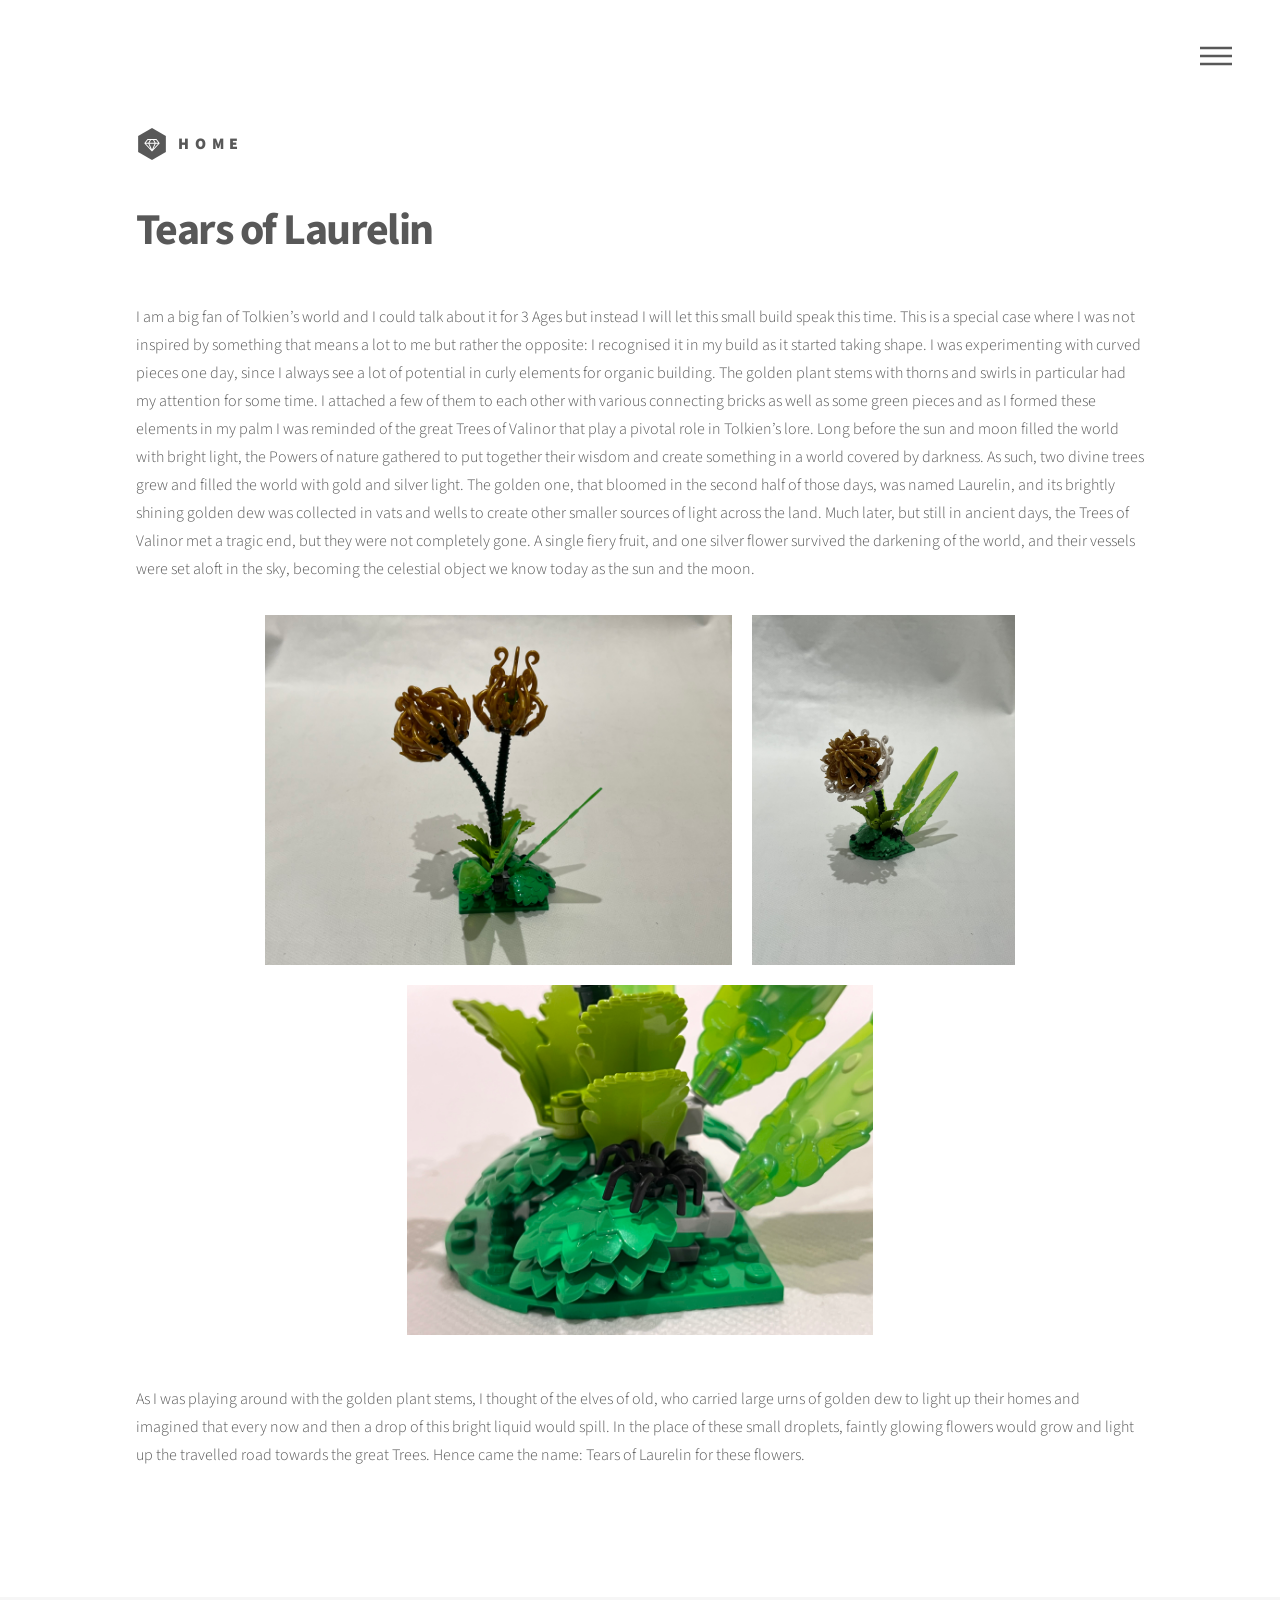
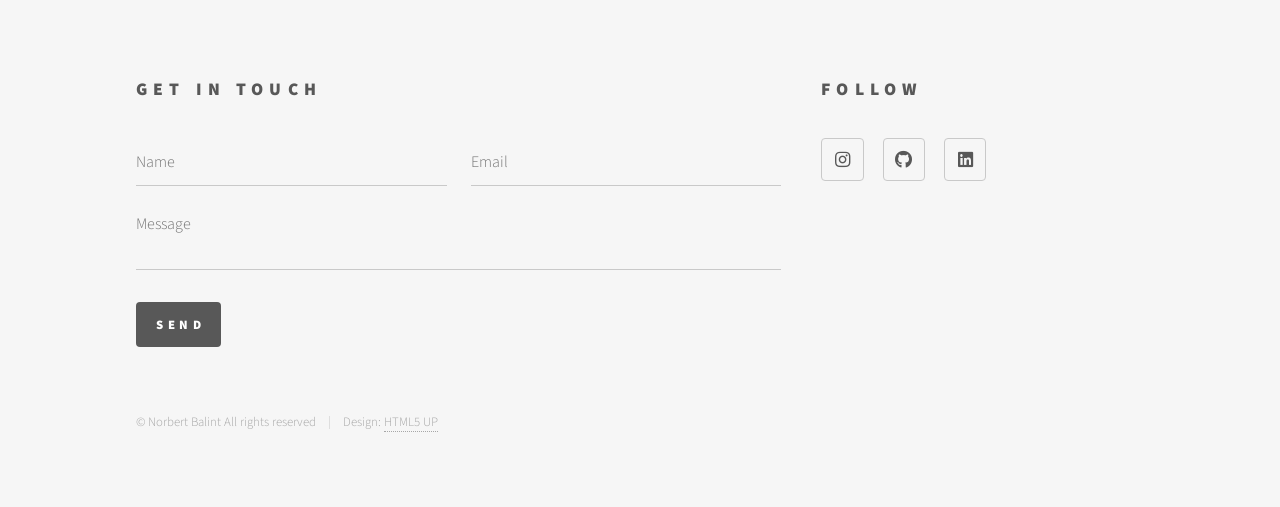
<file: laurelin.html>
<!DOCTYPE HTML>
<!--
	Phantom by HTML5 UP
	html5up.net | @ajlkn
	Free for personal and commercial use under the CCA 3.0 license (html5up.net/license)
-->
<html>
	<head>
		<title>Laurelin - Norbert Balint</title>
		<meta charset="utf-8" />
		<meta name="viewport" content="width=device-width, initial-scale=1, user-scalable=no" />
		<link rel="stylesheet" href="assets/css/main.css" />
		<noscript><link rel="stylesheet" href="assets/css/noscript.css" /></noscript>
	</head>
	<body class="is-preload">
		<!-- Wrapper -->
			<div id="wrapper">

				<!-- Header -->
					<header id="header">
						<div class="inner">

							<!-- Logo -->
								<a href="index.html" class="logo">
									<span class="symbol"><img src="images/logo.svg" alt="" /></span><span class="title">Home</span>
								</a>

							<!-- Nav -->
								<nav>
									<ul>
										<li><a href="#menu">Menu</a></li>
									</ul>
								</nav>

						</div>
					</header>

				<!-- Menu -->
					<nav id="menu">
						<h2>Menu</h2>
						<ul>
							<li><a href="index.html">Home</a></li>
							<li>
								<span class="toggle">Projects</span>
								<ul class="submenu">
									<li><a href="flower_festival.html">Flower festival arrangement</a></li>
									<li><a href="skull_pot.html">Roses potted in a skull</a></li>
									<li><a href="lampion.html">Night lamp</a></li>
									<li><a href="astralis.html">Astralia</a></li>
									<li><a href="digital.html">Digital designs</a></li>
									<li><a href="laurelin.html">Tears of Laurelin</a></li>
								</ul>
							</li>
							<li><a href="index.html#footer">Contact</a></li>
						</ul>
					</nav>

				<!-- Main -->
					<div id="main">
						<div class="inner">
							<h1>Tears of Laurelin</h1>
							<p>I am a big fan of Tolkien’s world and I could talk about it for 3 Ages but instead I will let this small build speak this time. This is a special case where I was not inspired by something that means a lot to me but rather the opposite: I recognised it in my build as it started taking shape. I was experimenting with curved pieces one day, since I always see a lot of potential in curly elements for organic building. The golden plant stems with thorns and swirls in particular had my attention for some time. I attached a few of them to each other with various connecting bricks as well as some green pieces and as I formed these elements in my palm I was reminded of the great Trees of Valinor that play a pivotal role in Tolkien’s lore. Long before the sun and moon filled the world with bright light, the Powers of nature gathered to put together their wisdom and create something in a world covered by darkness. As such, two divine trees grew and filled the world with gold and silver light. The golden one, that bloomed in the second half of those days, was named Laurelin, and its brightly shining golden dew was collected in vats and wells to create other smaller sources of light across the land. Much later, but still in ancient days, the Trees of Valinor met a tragic end, but they were not completely gone. A single fiery fruit, and one silver flower survived the darkening of the world, and their vessels were set aloft in the sky, becoming the celestial object we know today as the sun and the moon.</p>							
							<div class="image-row">
           						 <img src="images/Laurelin_2.jpg" alt="" height="350"/>
           						 <img src="images/Laurelin_4.jpg" alt="" height="350"/>
								 <img src="images/Laurelin_3.jpg" alt="" height="350"/>
       						 </div>
							<p>As I was playing around with the golden plant stems, I thought of the elves of old, who carried large urns of golden dew to light up their homes and imagined that every now and then a drop of this bright liquid would spill. In the place of these small droplets, faintly glowing flowers would grow and light up the travelled road towards the great Trees. Hence came the name: Tears of Laurelin for these flowers.  </p>
						</div>
					</div>

				<!-- Footer -->
					<footer id="footer">
						<div class="inner">
							<section>
								<h2>Get in touch</h2>
								<form method="post" action="https://formspree.io/f/xbgdnvld">
									<input type="hidden" name="_subject" value="New message from website contact form" />
									<div class="fields">
										<div class="field half">
											<input type="text" name="name" id="name" placeholder="Name" />
										</div>
										<div class="field half">
											<input type="email" name="email" id="email" placeholder="Email" />
										</div>
										<div class="field">
											<textarea name="message" id="message" placeholder="Message"></textarea>
										</div>
									</div>
									<ul class="actions">
										<li><input type="submit" value="Send" class="primary" /></li>
									</ul>
								</form>
							</section>
							<section>
								<h2>Follow</h2>
								<ul class="icons">
									<li><a href="https://www.instagram.com/norbert._.balint?mdxt=M3FpMGlzZ3g4aW0x" class="icon brands style2 fa-instagram"><span class="label">Instagram</span></a></li>
									<li><a href="https://github.com/NorbertAuroraBalint" class="icon brands style2 fa-github"><span class="label">GitHub</span></a></li>
									<li><a href="https://www.linkedin.com/in/norbert-balint-3ab57115b" class="icon brands style2 fa-linkedin"><span class="label">LinkedIn</span></a></li>
									</ul>
							</section>
							<ul class="copyright">
								<li>&copy; Norbert Balint All rights reserved</li><li>Design: <a href="http://html5up.net">HTML5 UP</a></li>
							</ul>
						</div>
					</footer>

			</div>

		<!-- Scripts -->
			<script src="assets/js/jquery.min.js"></script>
			<script src="assets/js/browser.min.js"></script>
			<script src="assets/js/breakpoints.min.js"></script>
			<script src="assets/js/util.js"></script>
			<script src="assets/js/main.js"></script>

	</body>
</html>
</file>
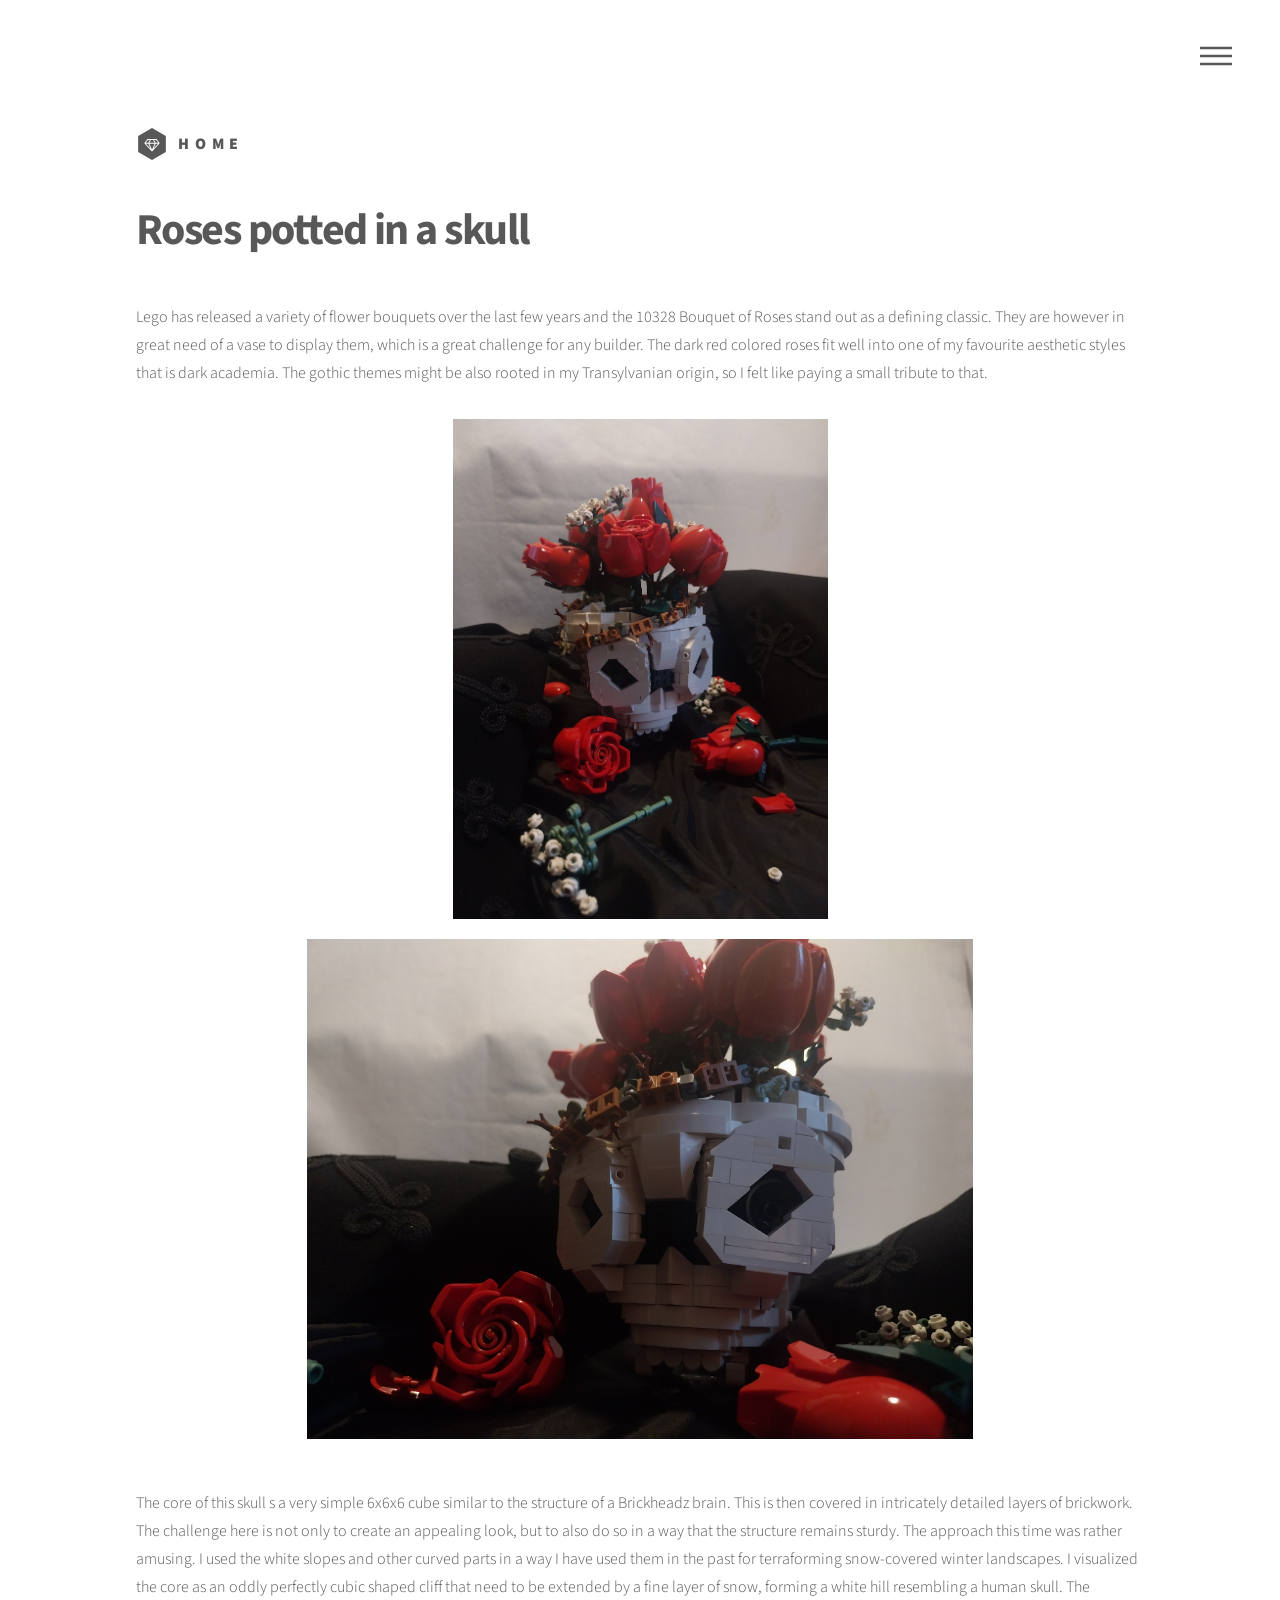
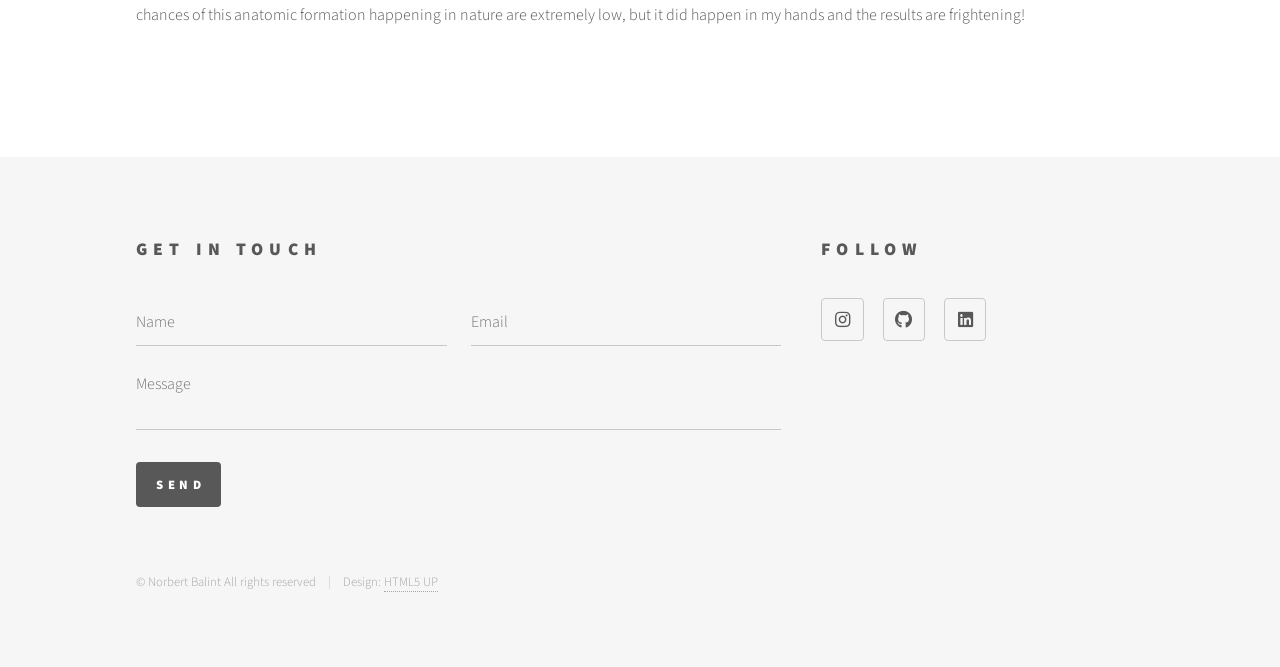
<file: skull_pot.html>
<!DOCTYPE HTML>
<!--
	Phantom by HTML5 UP
	html5up.net | @ajlkn
	Free for personal and commercial use under the CCA 3.0 license (html5up.net/license)
-->
<html>
	<head>
		<title>Skull - Norbert Balint</title>
		<meta charset="utf-8" />
		<meta name="viewport" content="width=device-width, initial-scale=1, user-scalable=no" />
		<link rel="stylesheet" href="assets/css/main.css" />
		<noscript><link rel="stylesheet" href="assets/css/noscript.css" /></noscript>
	</head>
	<body class="is-preload">
		<!-- Wrapper -->
			<div id="wrapper">

				<!-- Header -->
					<header id="header">
						<div class="inner">

							<!-- Logo -->
								<a href="index.html" class="logo">
									<span class="symbol"><img src="images/logo.svg" alt="" /></span><span class="title">Home</span>
								</a>

							<!-- Nav -->
								<nav>
									<ul>
										<li><a href="#menu">Menu</a></li>
									</ul>
								</nav>

						</div>
					</header>

				<!-- Menu -->
					<nav id="menu">
						<h2>Menu</h2>
						<ul>
							<li><a href="index.html">Home</a></li>
							<li>
								<span class="toggle">Projects</span>
								<ul class="submenu">
									<li><a href="flower_festival.html">Flower festival arrangement</a></li>
									<li><a href="skull_pot.html">Roses potted in a skull</a></li>
									<li><a href="lampion.html">Night lamp</a></li>
									<li><a href="astralis.html">Astralia</a></li>
									<li><a href="digital.html">Digital designs</a></li>
									<li><a href="laurelin.html">Tears of Laurelin</a></li>
								</ul>
							</li>
							<li><a href="index.html#footer">Contact</a></li>
						</ul>
					</nav>

				<!-- Main -->
					<div id="main">
						<div class="inner">
							<h1>Roses potted in a skull</h1>
							<p>Lego has released a variety of flower bouquets over the last few years and the 10328 Bouquet of Roses stand out as a defining classic. They are however in great need of a vase to display them, which is a great challenge for any builder. The dark red colored roses fit well into one of my favourite aesthetic styles that is dark academia. The gothic themes might be also rooted in my Transylvanian origin, so I felt like paying a small tribute to that. </p>
							<div class="image-row">
           						 <img src="images/Skull_1.jpg" alt="" height="500"/>
           						 <img src="images/Skull_2.jpg" alt="" height="500"/>
       						 </div>
							<p>The core of this skull s a very simple 6x6x6 cube similar to the structure of a Brickheadz brain. This is then covered in intricately detailed layers of brickwork. The challenge here is not only to create an appealing look, but to also do so in a way that the structure remains sturdy. The approach this time was rather amusing. I used the white slopes and other curved parts in a way I have used them in the past for terraforming snow-covered winter landscapes. I visualized the core as an oddly perfectly cubic shaped cliff that need to be extended by a fine layer of snow, forming a white hill resembling a human skull. The chances of this anatomic formation happening in nature are extremely low, but it did happen in my hands and the results are frightening!</p>
						</div>
					</div>

				<!-- Footer -->
					<footer id="footer">
						<div class="inner">
							<section>
								<h2>Get in touch</h2>
								<form method="post" action="https://formspree.io/f/xbgdnvld">
									<input type="hidden" name="_subject" value="New message from website contact form" />
									<div class="fields">
										<div class="field half">
											<input type="text" name="name" id="name" placeholder="Name" />
										</div>
										<div class="field half">
											<input type="email" name="email" id="email" placeholder="Email" />
										</div>
										<div class="field">
											<textarea name="message" id="message" placeholder="Message"></textarea>
										</div>
									</div>
									<ul class="actions">
										<li><input type="submit" value="Send" class="primary" /></li>
									</ul>
								</form>
							</section>
							<section>
								<h2>Follow</h2>
								<ul class="icons">
									<li><a href="https://www.instagram.com/norbert._.balint?mdxt=M3FpMGlzZ3g4aW0x" class="icon brands style2 fa-instagram"><span class="label">Instagram</span></a></li>
									<li><a href="https://github.com/NorbertAuroraBalint" class="icon brands style2 fa-github"><span class="label">GitHub</span></a></li>
									<li><a href="https://www.linkedin.com/in/norbert-balint-3ab57115b" class="icon brands style2 fa-linkedin"><span class="label">LinkedIn</span></a></li>
									</ul>
							</section>
							<ul class="copyright">
								<li>&copy; Norbert Balint All rights reserved</li><li>Design: <a href="http://html5up.net">HTML5 UP</a></li>
							</ul>
						</div>
					</footer>

			</div>

		<!-- Scripts -->
			<script src="assets/js/jquery.min.js"></script>
			<script src="assets/js/browser.min.js"></script>
			<script src="assets/js/breakpoints.min.js"></script>
			<script src="assets/js/util.js"></script>
			<script src="assets/js/main.js"></script>

	</body>
</html>
</file>
<file: assets/css/noscript.css>
/*
	Phantom by HTML5 UP
	html5up.net | @ajlkn
	Free for personal and commercial use under the CCA 3.0 license (html5up.net/license)
*/

/* Tiles */

	body.is-preload .tiles article {
		-moz-transform: none;
		-webkit-transform: none;
		-ms-transform: none;
		transform: none;
		opacity: 1;
	}
</file>
<file: assets/css/main.css>
@import url(fontawesome-all.min.css);
@import url("https://fonts.googleapis.com/css?family=Source+Sans+Pro:300,700,900");

/*
	Phantom by HTML5 UP
	html5up.net | @ajlkn
	Free for personal and commercial use under the CCA 3.0 license (html5up.net/license)
*/

html, body, div, span, applet, object,
iframe, h1, h2, h3, h4, h5, h6, p, blockquote,
pre, a, abbr, acronym, address, big, cite,
code, del, dfn, em, img, ins, kbd, q, s, samp,
small, strike, strong, sub, sup, tt, var, b,
u, i, center, dl, dt, dd, ol, ul, li, fieldset,
form, label, legend, table, caption, tbody,
tfoot, thead, tr, th, td, article, aside,
canvas, details, embed, figure, figcaption,
footer, header, hgroup, menu, nav, output, ruby,
section, summary, time, mark, audio, video {
	margin: 0;
	padding: 0;
	border: 0;
	font-size: 100%;
	font: inherit;
	vertical-align: baseline;}

article, aside, details, figcaption, figure,
footer, header, hgroup, menu, nav, section {
	display: block;}

body {
	line-height: 1;
}

ol, ul {
	list-style: none;
}

blockquote, q {
	quotes: none;
}

	blockquote:before, blockquote:after, q:before, q:after {
		content: '';
		content: none;
	}

table {
	border-collapse: collapse;
	border-spacing: 0;
}

body {
	-webkit-text-size-adjust: none;
}

mark {
	background-color: transparent;
	color: inherit;
}

input::-moz-focus-inner {
	border: 0;
	padding: 0;
}

input, select, textarea {
	-moz-appearance: none;
	-webkit-appearance: none;
	-ms-appearance: none;
	appearance: none;
}

/* Basic */

	@-ms-viewport {
		width: device-width;
	}

	body {
		-ms-overflow-style: scrollbar;
	}

	@media screen and (max-width: 480px) {

		html, body {
			min-width: 320px;
		}

	}

	html {
		box-sizing: border-box;
	}

	*, *:before, *:after {
		box-sizing: inherit;
	}

	body {
		background: #ffffff;
	}

		body.is-preload *, body.is-preload *:before, body.is-preload *:after {
			-moz-animation: none !important;
			-webkit-animation: none !important;
			-ms-animation: none !important;
			animation: none !important;
			-moz-transition: none !important;
			-webkit-transition: none !important;
			-ms-transition: none !important;
			transition: none !important;
		}

/* Type */

	body, input, select, textarea {
		color: #585858;
		font-family: "Source Sans Pro", Helvetica, sans-serif;
		font-size: 16pt;
		font-weight: 300;
		line-height: 1.75;
	}

		@media screen and (max-width: 1680px) {

			body, input, select, textarea {
				font-size: 14pt;
			}

		}

		@media screen and (max-width: 1280px) {

			body, input, select, textarea {
				font-size: 12pt;
			}

		}

	a {
		-moz-transition: border-bottom-color 0.2s ease, color 0.2s ease;
		-webkit-transition: border-bottom-color 0.2s ease, color 0.2s ease;
		-ms-transition: border-bottom-color 0.2s ease, color 0.2s ease;
		transition: border-bottom-color 0.2s ease, color 0.2s ease;
		text-decoration: none;
		color: #585858;
		border-bottom: dotted 1px rgba(88, 88, 88, 0.5);
	}

		a:hover {
			border-bottom-color: transparent;
			color: #f2849e !important;
		}

	strong, b {
		font-weight: 900;
	}

	em, i {
		font-style: italic;
	}

	p {
		margin: 0 0 2em 0;
	}

	h1 {
		font-size: 2.75em;
		font-weight: 700;
		line-height: 1.3;
		margin: 0 0 1em 0;
		letter-spacing: -0.035em;
	}

		h1 a {
			color: inherit;
		}

		@media screen and (max-width: 736px) {

			h1 {
				font-size: 2em;
				margin: 0 0 1em 0;
			}

		}

		@media screen and (max-width: 360px) {

			h1 {
				font-size: 1.75em;
			}

		}

	h2, h3, h4, h5, h6 {
		font-weight: 900;
		line-height: 1.5;
		margin: 0 0 2em 0;
		text-transform: uppercase;
		letter-spacing: 0.35em;
	}

		h2 a, h3 a, h4 a, h5 a, h6 a {
			color: inherit;
		}

	h2 {
		font-size: 1.1em;
	}

	h3 {
		font-size: 1em;
	}

	h4 {
		font-size: 0.8em;
	}

	h5 {
		font-size: 0.8em;
	}

	h6 {
		font-size: 0.8em;
	}

	@media screen and (max-width: 980px) {

		h1 br, h2 br, h3 br, h4 br, h5 br, h6 br {
			display: none;
		}

	}

	@media screen and (max-width: 736px) {

		h2 {
			font-size: 1em;
		}

		h3 {
			font-size: 0.8em;
		}

	}

	sub {
		font-size: 0.8em;
		position: relative;
		top: 0.5em;
	}

	sup {
		font-size: 0.8em;
		position: relative;
		top: -0.5em;
	}

	blockquote {
		border-left: solid 4px #c9c9c9;
		font-style: italic;
		margin: 0 0 2em 0;
		padding: 0.5em 0 0.5em 2em;
	}

	code {
		background: rgba(144, 144, 144, 0.075);
		border-radius: 4px;
		border: solid 1px #c9c9c9;
		font-family: "Courier New", monospace;
		font-size: 0.9em;
		margin: 0 0.25em;
		padding: 0.25em 0.65em;
	}

	pre {
		-webkit-overflow-scrolling: touch;
		font-family: "Courier New", monospace;
		font-size: 0.9em;
		margin: 0 0 2em 0;
	}

		pre code {
			display: block;
			line-height: 1.75;
			padding: 1em 1.5em;
			overflow-x: auto;
		}

	hr {
		border: 0;
		border-bottom: solid 1px #c9c9c9;
		margin: 2em 0;
	}

		hr.major {
			margin: 3em 0;
		}

	.align-left {
		text-align: left;
	}

	.align-center {
		text-align: center;
	}

	.align-right {
		text-align: right;
	}

/* Row */

	.row {
		display: flex;
		flex-wrap: wrap;
		box-sizing: border-box;
		align-items: stretch;
	}

		.row > * {
			box-sizing: border-box;
		}

		.row.gtr-uniform > * > :last-child {
			margin-bottom: 0;
		}

		.row.aln-left {
			justify-content: flex-start;
		}

		.row.aln-center {
			justify-content: center;
		}

		.row.aln-right {
			justify-content: flex-end;
		}

		.row.aln-top {
			align-items: flex-start;
		}

		.row.aln-middle {
			align-items: center;
		}

		.row.aln-bottom {
			align-items: flex-end;
		}

		.row > .imp {
			order: -1;
		}

		.row > .col-1 {
			width: 8.33333%;
		}

		.row > .off-1 {
			margin-left: 8.33333%;
		}

		.row > .col-2 {
			width: 16.66667%;
		}

		.row > .off-2 {
			margin-left: 16.66667%;
		}

		.row > .col-3 {
			width: 25%;
		}

		.row > .off-3 {
			margin-left: 25%;
		}

		.row > .col-4 {
			width: 33.33333%;
		}

		.row > .off-4 {
			margin-left: 33.33333%;
		}

		.row > .col-5 {
			width: 41.66667%;
		}

		.row > .off-5 {
			margin-left: 41.66667%;
		}

		.row > .col-6 {
			width: 50%;
		}

		.row > .off-6 {
			margin-left: 50%;
		}

		.row > .col-7 {
			width: 58.33333%;
		}

		.row > .off-7 {
			margin-left: 58.33333%;
		}

		.row > .col-8 {
			width: 66.66667%;
		}

		.row > .off-8 {
			margin-left: 66.66667%;
		}

		.row > .col-9 {
			width: 75%;
		}

		.row > .off-9 {
			margin-left: 75%;
		}

		.row > .col-10 {
			width: 83.33333%;
		}

		.row > .off-10 {
			margin-left: 83.33333%;
		}

		.row > .col-11 {
			width: 91.66667%;
		}

		.row > .off-11 {
			margin-left: 91.66667%;
		}

		.row > .col-12 {
			width: 100%;
		}

		.row > .off-12 {
			margin-left: 100%;
		}

		.row.gtr-0 {
			margin-top: 0;
			margin-left: 0em;
		}

			.row.gtr-0 > * {
				padding: 0 0 0 0em;
			}

			.row.gtr-0.gtr-uniform {
				margin-top: 0em;
			}

				.row.gtr-0.gtr-uniform > * {
					padding-top: 0em;
				}

		.row.gtr-25 {
			margin-top: 0;
			margin-left: -0.5em;
		}

			.row.gtr-25 > * {
				padding: 0 0 0 0.5em;
			}

			.row.gtr-25.gtr-uniform {
				margin-top: -0.5em;
			}

				.row.gtr-25.gtr-uniform > * {
					padding-top: 0.5em;
				}

		.row.gtr-50 {
			margin-top: 0;
			margin-left: -1em;
		}

			.row.gtr-50 > * {
				padding: 0 0 0 1em;
			}

			.row.gtr-50.gtr-uniform {
				margin-top: -1em;
			}

				.row.gtr-50.gtr-uniform > * {
					padding-top: 1em;
				}

		.row {
			margin-top: 0;
			margin-left: -2em;
		}

			.row > * {
				padding: 0 0 0 2em;
			}

			.row.gtr-uniform {
				margin-top: -2em;
			}

				.row.gtr-uniform > * {
					padding-top: 2em;
				}

		.row.gtr-150 {
			margin-top: 0;
			margin-left: -3em;
		}

			.row.gtr-150 > * {
				padding: 0 0 0 3em;
			}

			.row.gtr-150.gtr-uniform {
				margin-top: -3em;
			}

				.row.gtr-150.gtr-uniform > * {
					padding-top: 3em;
				}

		.row.gtr-200 {
			margin-top: 0;
			margin-left: -4em;
		}

			.row.gtr-200 > * {
				padding: 0 0 0 4em;
			}

			.row.gtr-200.gtr-uniform {
				margin-top: -4em;
			}

				.row.gtr-200.gtr-uniform > * {
					padding-top: 4em;
				}

		@media screen and (max-width: 1680px) {

			.row {
				display: flex;
				flex-wrap: wrap;
				box-sizing: border-box;
				align-items: stretch;
			}

				.row > * {
					box-sizing: border-box;
				}

				.row.gtr-uniform > * > :last-child {
					margin-bottom: 0;
				}

				.row.aln-left {
					justify-content: flex-start;
				}

				.row.aln-center {
					justify-content: center;
				}

				.row.aln-right {
					justify-content: flex-end;
				}

				.row.aln-top {
					align-items: flex-start;
				}

				.row.aln-middle {
					align-items: center;
				}

				.row.aln-bottom {
					align-items: flex-end;
				}

				.row > .imp-xlarge {
					order: -1;
				}

				.row > .col-1-xlarge {
					width: 8.33333%;
				}

				.row > .off-1-xlarge {
					margin-left: 8.33333%;
				}

				.row > .col-2-xlarge {
					width: 16.66667%;
				}

				.row > .off-2-xlarge {
					margin-left: 16.66667%;
				}

				.row > .col-3-xlarge {
					width: 25%;
				}

				.row > .off-3-xlarge {
					margin-left: 25%;
				}

				.row > .col-4-xlarge {
					width: 33.33333%;
				}

				.row > .off-4-xlarge {
					margin-left: 33.33333%;
				}

				.row > .col-5-xlarge {
					width: 41.66667%;
				}

				.row > .off-5-xlarge {
					margin-left: 41.66667%;
				}

				.row > .col-6-xlarge {
					width: 50%;
				}

				.row > .off-6-xlarge {
					margin-left: 50%;
				}

				.row > .col-7-xlarge {
					width: 58.33333%;
				}

				.row > .off-7-xlarge {
					margin-left: 58.33333%;
				}

				.row > .col-8-xlarge {
					width: 66.66667%;
				}

				.row > .off-8-xlarge {
					margin-left: 66.66667%;
				}

				.row > .col-9-xlarge {
					width: 75%;
				}

				.row > .off-9-xlarge {
					margin-left: 75%;
				}

				.row > .col-10-xlarge {
					width: 83.33333%;
				}

				.row > .off-10-xlarge {
					margin-left: 83.33333%;
				}

				.row > .col-11-xlarge {
					width: 91.66667%;
				}

				.row > .off-11-xlarge {
					margin-left: 91.66667%;
				}

				.row > .col-12-xlarge {
					width: 100%;
				}

				.row > .off-12-xlarge {
					margin-left: 100%;
				}

				.row.gtr-0 {
					margin-top: 0;
					margin-left: 0em;
				}

					.row.gtr-0 > * {
						padding: 0 0 0 0em;
					}

					.row.gtr-0.gtr-uniform {
						margin-top: 0em;
					}

						.row.gtr-0.gtr-uniform > * {
							padding-top: 0em;
						}

				.row.gtr-25 {
					margin-top: 0;
					margin-left: -0.5em;
				}

					.row.gtr-25 > * {
						padding: 0 0 0 0.5em;
					}

					.row.gtr-25.gtr-uniform {
						margin-top: -0.5em;
					}

						.row.gtr-25.gtr-uniform > * {
							padding-top: 0.5em;
						}

				.row.gtr-50 {
					margin-top: 0;
					margin-left: -1em;
				}

					.row.gtr-50 > * {
						padding: 0 0 0 1em;
					}

					.row.gtr-50.gtr-uniform {
						margin-top: -1em;
					}

						.row.gtr-50.gtr-uniform > * {
							padding-top: 1em;
						}

				.row {
					margin-top: 0;
					margin-left: -2em;
				}

					.row > * {
						padding: 0 0 0 2em;
					}

					.row.gtr-uniform {
						margin-top: -2em;
					}

						.row.gtr-uniform > * {
							padding-top: 2em;
						}

				.row.gtr-150 {
					margin-top: 0;
					margin-left: -3em;
				}

					.row.gtr-150 > * {
						padding: 0 0 0 3em;
					}

					.row.gtr-150.gtr-uniform {
						margin-top: -3em;
					}

						.row.gtr-150.gtr-uniform > * {
							padding-top: 3em;
						}

				.row.gtr-200 {
					margin-top: 0;
					margin-left: -4em;
				}

					.row.gtr-200 > * {
						padding: 0 0 0 4em;
					}

					.row.gtr-200.gtr-uniform {
						margin-top: -4em;
					}

						.row.gtr-200.gtr-uniform > * {
							padding-top: 4em;
						}

		}

		@media screen and (max-width: 1280px) {

			.row {
				display: flex;
				flex-wrap: wrap;
				box-sizing: border-box;
				align-items: stretch;
			}

				.row > * {
					box-sizing: border-box;
				}

				.row.gtr-uniform > * > :last-child {
					margin-bottom: 0;
				}

				.row.aln-left {
					justify-content: flex-start;
				}

				.row.aln-center {
					justify-content: center;
				}

				.row.aln-right {
					justify-content: flex-end;
				}

				.row.aln-top {
					align-items: flex-start;
				}

				.row.aln-middle {
					align-items: center;
				}

				.row.aln-bottom {
					align-items: flex-end;
				}

				.row > .imp-large {
					order: -1;
				}

				.row > .col-1-large {
					width: 8.33333%;
				}

				.row > .off-1-large {
					margin-left: 8.33333%;
				}

				.row > .col-2-large {
					width: 16.66667%;
				}

				.row > .off-2-large {
					margin-left: 16.66667%;
				}

				.row > .col-3-large {
					width: 25%;
				}

				.row > .off-3-large {
					margin-left: 25%;
				}

				.row > .col-4-large {
					width: 33.33333%;
				}

				.row > .off-4-large {
					margin-left: 33.33333%;
				}

				.row > .col-5-large {
					width: 41.66667%;
				}

				.row > .off-5-large {
					margin-left: 41.66667%;
				}

				.row > .col-6-large {
					width: 50%;
				}

				.row > .off-6-large {
					margin-left: 50%;
				}

				.row > .col-7-large {
					width: 58.33333%;
				}

				.row > .off-7-large {
					margin-left: 58.33333%;
				}

				.row > .col-8-large {
					width: 66.66667%;
				}

				.row > .off-8-large {
					margin-left: 66.66667%;
				}

				.row > .col-9-large {
					width: 75%;
				}

				.row > .off-9-large {
					margin-left: 75%;
				}

				.row > .col-10-large {
					width: 83.33333%;
				}

				.row > .off-10-large {
					margin-left: 83.33333%;
				}

				.row > .col-11-large {
					width: 91.66667%;
				}

				.row > .off-11-large {
					margin-left: 91.66667%;
				}

				.row > .col-12-large {
					width: 100%;
				}

				.row > .off-12-large {
					margin-left: 100%;
				}

				.row.gtr-0 {
					margin-top: 0;
					margin-left: 0em;
				}

					.row.gtr-0 > * {
						padding: 0 0 0 0em;
					}

					.row.gtr-0.gtr-uniform {
						margin-top: 0em;
					}

						.row.gtr-0.gtr-uniform > * {
							padding-top: 0em;
						}

				.row.gtr-25 {
					margin-top: 0;
					margin-left: -0.5em;
				}

					.row.gtr-25 > * {
						padding: 0 0 0 0.5em;
					}

					.row.gtr-25.gtr-uniform {
						margin-top: -0.5em;
					}

						.row.gtr-25.gtr-uniform > * {
							padding-top: 0.5em;
						}

				.row.gtr-50 {
					margin-top: 0;
					margin-left: -1em;
				}

					.row.gtr-50 > * {
						padding: 0 0 0 1em;
					}

					.row.gtr-50.gtr-uniform {
						margin-top: -1em;
					}

						.row.gtr-50.gtr-uniform > * {
							padding-top: 1em;
						}

				.row {
					margin-top: 0;
					margin-left: -2em;
				}

					.row > * {
						padding: 0 0 0 2em;
					}

					.row.gtr-uniform {
						margin-top: -2em;
					}

						.row.gtr-uniform > * {
							padding-top: 2em;
						}

				.row.gtr-150 {
					margin-top: 0;
					margin-left: -3em;
				}

					.row.gtr-150 > * {
						padding: 0 0 0 3em;
					}

					.row.gtr-150.gtr-uniform {
						margin-top: -3em;
					}

						.row.gtr-150.gtr-uniform > * {
							padding-top: 3em;
						}

				.row.gtr-200 {
					margin-top: 0;
					margin-left: -4em;
				}

					.row.gtr-200 > * {
						padding: 0 0 0 4em;
					}

					.row.gtr-200.gtr-uniform {
						margin-top: -4em;
					}

						.row.gtr-200.gtr-uniform > * {
							padding-top: 4em;
						}

		}

		@media screen and (max-width: 980px) {

			.row {
				display: flex;
				flex-wrap: wrap;
				box-sizing: border-box;
				align-items: stretch;
			}

				.row > * {
					box-sizing: border-box;
				}

				.row.gtr-uniform > * > :last-child {
					margin-bottom: 0;
				}

				.row.aln-left {
					justify-content: flex-start;
				}

				.row.aln-center {
					justify-content: center;
				}

				.row.aln-right {
					justify-content: flex-end;
				}

				.row.aln-top {
					align-items: flex-start;
				}

				.row.aln-middle {
					align-items: center;
				}

				.row.aln-bottom {
					align-items: flex-end;
				}

				.row > .imp-medium {
					order: -1;
				}

				.row > .col-1-medium {
					width: 8.33333%;
				}

				.row > .off-1-medium {
					margin-left: 8.33333%;
				}

				.row > .col-2-medium {
					width: 16.66667%;
				}

				.row > .off-2-medium {
					margin-left: 16.66667%;
				}

				.row > .col-3-medium {
					width: 25%;
				}

				.row > .off-3-medium {
					margin-left: 25%;
				}

				.row > .col-4-medium {
					width: 33.33333%;
				}

				.row > .off-4-medium {
					margin-left: 33.33333%;
				}

				.row > .col-5-medium {
					width: 41.66667%;
				}

				.row > .off-5-medium {
					margin-left: 41.66667%;
				}

				.row > .col-6-medium {
					width: 50%;
				}

				.row > .off-6-medium {
					margin-left: 50%;
				}

				.row > .col-7-medium {
					width: 58.33333%;
				}

				.row > .off-7-medium {
					margin-left: 58.33333%;
				}

				.row > .col-8-medium {
					width: 66.66667%;
				}

				.row > .off-8-medium {
					margin-left: 66.66667%;
				}

				.row > .col-9-medium {
					width: 75%;
				}

				.row > .off-9-medium {
					margin-left: 75%;
				}

				.row > .col-10-medium {
					width: 83.33333%;
				}

				.row > .off-10-medium {
					margin-left: 83.33333%;
				}

				.row > .col-11-medium {
					width: 91.66667%;
				}

				.row > .off-11-medium {
					margin-left: 91.66667%;
				}

				.row > .col-12-medium {
					width: 100%;
				}

				.row > .off-12-medium {
					margin-left: 100%;
				}

				.row.gtr-0 {
					margin-top: 0;
					margin-left: 0em;
				}

					.row.gtr-0 > * {
						padding: 0 0 0 0em;
					}

					.row.gtr-0.gtr-uniform {
						margin-top: 0em;
					}

						.row.gtr-0.gtr-uniform > * {
							padding-top: 0em;
						}

				.row.gtr-25 {
					margin-top: 0;
					margin-left: -0.375em;
				}

					.row.gtr-25 > * {
						padding: 0 0 0 0.375em;
					}

					.row.gtr-25.gtr-uniform {
						margin-top: -0.375em;
					}

						.row.gtr-25.gtr-uniform > * {
							padding-top: 0.375em;
						}

				.row.gtr-50 {
					margin-top: 0;
					margin-left: -0.75em;
				}

					.row.gtr-50 > * {
						padding: 0 0 0 0.75em;
					}

					.row.gtr-50.gtr-uniform {
						margin-top: -0.75em;
					}

						.row.gtr-50.gtr-uniform > * {
							padding-top: 0.75em;
						}

				.row {
					margin-top: 0;
					margin-left: -1.5em;
				}

					.row > * {
						padding: 0 0 0 1.5em;
					}

					.row.gtr-uniform {
						margin-top: -1.5em;
					}

						.row.gtr-uniform > * {
							padding-top: 1.5em;
						}

				.row.gtr-150 {
					margin-top: 0;
					margin-left: -2.25em;
				}

					.row.gtr-150 > * {
						padding: 0 0 0 2.25em;
					}

					.row.gtr-150.gtr-uniform {
						margin-top: -2.25em;
					}

						.row.gtr-150.gtr-uniform > * {
							padding-top: 2.25em;
						}

				.row.gtr-200 {
					margin-top: 0;
					margin-left: -3em;
				}

					.row.gtr-200 > * {
						padding: 0 0 0 3em;
					}

					.row.gtr-200.gtr-uniform {
						margin-top: -3em;
					}

						.row.gtr-200.gtr-uniform > * {
							padding-top: 3em;
						}

		}

		@media screen and (max-width: 736px) {

			.row {
				display: flex;
				flex-wrap: wrap;
				box-sizing: border-box;
				align-items: stretch;
			}

				.row > * {
					box-sizing: border-box;
				}

				.row.gtr-uniform > * > :last-child {
					margin-bottom: 0;
				}

				.row.aln-left {
					justify-content: flex-start;
				}

				.row.aln-center {
					justify-content: center;
				}

				.row.aln-right {
					justify-content: flex-end;
				}

				.row.aln-top {
					align-items: flex-start;
				}

				.row.aln-middle {
					align-items: center;
				}

				.row.aln-bottom {
					align-items: flex-end;
				}

				.row > .imp-small {
					order: -1;
				}

				.row > .col-1-small {
					width: 8.33333%;
				}

				.row > .off-1-small {
					margin-left: 8.33333%;
				}

				.row > .col-2-small {
					width: 16.66667%;
				}

				.row > .off-2-small {
					margin-left: 16.66667%;
				}

				.row > .col-3-small {
					width: 25%;
				}

				.row > .off-3-small {
					margin-left: 25%;
				}

				.row > .col-4-small {
					width: 33.33333%;
				}

				.row > .off-4-small {
					margin-left: 33.33333%;
				}

				.row > .col-5-small {
					width: 41.66667%;
				}

				.row > .off-5-small {
					margin-left: 41.66667%;
				}

				.row > .col-6-small {
					width: 50%;
				}

				.row > .off-6-small {
					margin-left: 50%;
				}

				.row > .col-7-small {
					width: 58.33333%;
				}

				.row > .off-7-small {
					margin-left: 58.33333%;
				}

				.row > .col-8-small {
					width: 66.66667%;
				}

				.row > .off-8-small {
					margin-left: 66.66667%;
				}

				.row > .col-9-small {
					width: 75%;
				}

				.row > .off-9-small {
					margin-left: 75%;
				}

				.row > .col-10-small {
					width: 83.33333%;
				}

				.row > .off-10-small {
					margin-left: 83.33333%;
				}

				.row > .col-11-small {
					width: 91.66667%;
				}

				.row > .off-11-small {
					margin-left: 91.66667%;
				}

				.row > .col-12-small {
					width: 100%;
				}

				.row > .off-12-small {
					margin-left: 100%;
				}

				.row.gtr-0 {
					margin-top: 0;
					margin-left: 0em;
				}

					.row.gtr-0 > * {
						padding: 0 0 0 0em;
					}

					.row.gtr-0.gtr-uniform {
						margin-top: 0em;
					}

						.row.gtr-0.gtr-uniform > * {
							padding-top: 0em;
						}

				.row.gtr-25 {
					margin-top: 0;
					margin-left: -0.25em;
				}

					.row.gtr-25 > * {
						padding: 0 0 0 0.25em;
					}

					.row.gtr-25.gtr-uniform {
						margin-top: -0.25em;
					}

						.row.gtr-25.gtr-uniform > * {
							padding-top: 0.25em;
						}

				.row.gtr-50 {
					margin-top: 0;
					margin-left: -0.5em;
				}

					.row.gtr-50 > * {
						padding: 0 0 0 0.5em;
					}

					.row.gtr-50.gtr-uniform {
						margin-top: -0.5em;
					}

						.row.gtr-50.gtr-uniform > * {
							padding-top: 0.5em;
						}

				.row {
					margin-top: 0;
					margin-left: -1em;
				}

					.row > * {
						padding: 0 0 0 1em;
					}

					.row.gtr-uniform {
						margin-top: -1em;
					}

						.row.gtr-uniform > * {
							padding-top: 1em;
						}

				.row.gtr-150 {
					margin-top: 0;
					margin-left: -1.5em;
				}

					.row.gtr-150 > * {
						padding: 0 0 0 1.5em;
					}

					.row.gtr-150.gtr-uniform {
						margin-top: -1.5em;
					}

						.row.gtr-150.gtr-uniform > * {
							padding-top: 1.5em;
						}

				.row.gtr-200 {
					margin-top: 0;
					margin-left: -2em;
				}

					.row.gtr-200 > * {
						padding: 0 0 0 2em;
					}

					.row.gtr-200.gtr-uniform {
						margin-top: -2em;
					}

						.row.gtr-200.gtr-uniform > * {
							padding-top: 2em;
						}

		}

		@media screen and (max-width: 480px) {

			.row {
				display: flex;
				flex-wrap: wrap;
				box-sizing: border-box;
				align-items: stretch;
			}

				.row > * {
					box-sizing: border-box;
				}

				.row.gtr-uniform > * > :last-child {
					margin-bottom: 0;
				}

				.row.aln-left {
					justify-content: flex-start;
				}

				.row.aln-center {
					justify-content: center;
				}

				.row.aln-right {
					justify-content: flex-end;
				}

				.row.aln-top {
					align-items: flex-start;
				}

				.row.aln-middle {
					align-items: center;
				}

				.row.aln-bottom {
					align-items: flex-end;
				}

				.row > .imp-xsmall {
					order: -1;
				}

				.row > .col-1-xsmall {
					width: 8.33333%;
				}

				.row > .off-1-xsmall {
					margin-left: 8.33333%;
				}

				.row > .col-2-xsmall {
					width: 16.66667%;
				}

				.row > .off-2-xsmall {
					margin-left: 16.66667%;
				}

				.row > .col-3-xsmall {
					width: 25%;
				}

				.row > .off-3-xsmall {
					margin-left: 25%;
				}

				.row > .col-4-xsmall {
					width: 33.33333%;
				}

				.row > .off-4-xsmall {
					margin-left: 33.33333%;
				}

				.row > .col-5-xsmall {
					width: 41.66667%;
				}

				.row > .off-5-xsmall {
					margin-left: 41.66667%;
				}

				.row > .col-6-xsmall {
					width: 50%;
				}

				.row > .off-6-xsmall {
					margin-left: 50%;
				}

				.row > .col-7-xsmall {
					width: 58.33333%;
				}

				.row > .off-7-xsmall {
					margin-left: 58.33333%;
				}

				.row > .col-8-xsmall {
					width: 66.66667%;
				}

				.row > .off-8-xsmall {
					margin-left: 66.66667%;
				}

				.row > .col-9-xsmall {
					width: 75%;
				}

				.row > .off-9-xsmall {
					margin-left: 75%;
				}

				.row > .col-10-xsmall {
					width: 83.33333%;
				}

				.row > .off-10-xsmall {
					margin-left: 83.33333%;
				}

				.row > .col-11-xsmall {
					width: 91.66667%;
				}

				.row > .off-11-xsmall {
					margin-left: 91.66667%;
				}

				.row > .col-12-xsmall {
					width: 100%;
				}

				.row > .off-12-xsmall {
					margin-left: 100%;
				}

				.row.gtr-0 {
					margin-top: 0;
					margin-left: 0em;
				}

					.row.gtr-0 > * {
						padding: 0 0 0 0em;
					}

					.row.gtr-0.gtr-uniform {
						margin-top: 0em;
					}

						.row.gtr-0.gtr-uniform > * {
							padding-top: 0em;
						}

				.row.gtr-25 {
					margin-top: 0;
					margin-left: -0.25em;
				}

					.row.gtr-25 > * {
						padding: 0 0 0 0.25em;
					}

					.row.gtr-25.gtr-uniform {
						margin-top: -0.25em;
					}

						.row.gtr-25.gtr-uniform > * {
							padding-top: 0.25em;
						}

				.row.gtr-50 {
					margin-top: 0;
					margin-left: -0.5em;
				}

					.row.gtr-50 > * {
						padding: 0 0 0 0.5em;
					}

					.row.gtr-50.gtr-uniform {
						margin-top: -0.5em;
					}

						.row.gtr-50.gtr-uniform > * {
							padding-top: 0.5em;
						}

				.row {
					margin-top: 0;
					margin-left: -1em;
				}

					.row > * {
						padding: 0 0 0 1em;
					}

					.row.gtr-uniform {
						margin-top: -1em;
					}

						.row.gtr-uniform > * {
							padding-top: 1em;
						}

				.row.gtr-150 {
					margin-top: 0;
					margin-left: -1.5em;
				}

					.row.gtr-150 > * {
						padding: 0 0 0 1.5em;
					}

					.row.gtr-150.gtr-uniform {
						margin-top: -1.5em;
					}

						.row.gtr-150.gtr-uniform > * {
							padding-top: 1.5em;
						}

				.row.gtr-200 {
					margin-top: 0;
					margin-left: -2em;
				}

					.row.gtr-200 > * {
						padding: 0 0 0 2em;
					}

					.row.gtr-200.gtr-uniform {
						margin-top: -2em;
					}

						.row.gtr-200.gtr-uniform > * {
							padding-top: 2em;
						}

		}

/* Section/Article */

	section.special, article.special {
		text-align: center;
	}

	header p {
		margin-top: -1em;
	}

	@media screen and (max-width: 736px) {

		header p {
			margin-top: 0;
		}

	}

/* Icon */

	.icon {
		text-decoration: none;
		border-bottom: none;
		position: relative;
	}

		.icon:before {
			-moz-osx-font-smoothing: grayscale;
			-webkit-font-smoothing: antialiased;
			display: inline-block;
			font-style: normal;
			font-variant: normal;
			text-rendering: auto;
			line-height: 1;
			text-transform: none !important;
			font-family: 'Font Awesome 5 Free';
			font-weight: 400;
		}

		.icon > .label {
			display: none;
		}

		.icon:before {
			line-height: inherit;
		}

		.icon.solid:before {
			font-weight: 900;
		}

		.icon.brands:before {
			font-family: 'Font Awesome 5 Brands';
		}

		.icon.style2 {
			-moz-transition: background-color 0.2s ease-in-out, color 0.2s ease-in-out, border-color 0.2s ease-in-out;
			-webkit-transition: background-color 0.2s ease-in-out, color 0.2s ease-in-out, border-color 0.2s ease-in-out;
			-ms-transition: background-color 0.2s ease-in-out, color 0.2s ease-in-out, border-color 0.2s ease-in-out;
			transition: background-color 0.2s ease-in-out, color 0.2s ease-in-out, border-color 0.2s ease-in-out;
			background-color: transparent;
			border: solid 1px #c9c9c9;
			border-radius: 4px;
			width: 2.65em;
			height: 2.65em;
			display: inline-block;
			text-align: center;
			line-height: 2.65em;
			color: inherit;
		}

			.icon.style2:before {
				font-size: 1.1em;
			}

			.icon.style2:hover {
				color: #f2849e;
				border-color: #f2849e;
			}

			.icon.style2:active {
				background-color: rgba(242, 132, 158, 0.1);
			}

/* List */

	ol {
		list-style: decimal;
		margin: 0 0 2em 0;
		padding-left: 1.25em;
	}

		ol li {
			padding-left: 0.25em;
		}

	ul {
		list-style: disc;
		margin: 0 0 2em 0;
		padding-left: 1em;
	}

		ul li {
			padding-left: 0.5em;
		}

		ul.alt {
			list-style: none;
			padding-left: 0;
		}

			ul.alt li {
				border-top: solid 1px #c9c9c9;
				padding: 0.5em 0;
			}

				ul.alt li:first-child {
					border-top: 0;
					padding-top: 0;
				}

	dl {
		margin: 0 0 2em 0;
	}

		dl dt {
			display: block;
			font-weight: 900;
			margin: 0 0 1em 0;
		}

		dl dd {
			margin-left: 2em;
		}

/* Actions */

	ul.actions {
		display: -moz-flex;
		display: -webkit-flex;
		display: -ms-flex;
		display: flex;
		cursor: default;
		list-style: none;
		margin-left: -1em;
		padding-left: 0;
	}

		ul.actions li {
			padding: 0 0 0 1em;
			vertical-align: middle;
		}

		ul.actions.special {
			-moz-justify-content: center;
			-webkit-justify-content: center;
			-ms-justify-content: center;
			justify-content: center;
			width: 100%;
			margin-left: 0;
		}

			ul.actions.special li:first-child {
				padding-left: 0;
			}

		ul.actions.stacked {
			-moz-flex-direction: column;
			-webkit-flex-direction: column;
			-ms-flex-direction: column;
			flex-direction: column;
			margin-left: 0;
		}

			ul.actions.stacked li {
				padding: 1.3em 0 0 0;
			}

				ul.actions.stacked li:first-child {
					padding-top: 0;
				}

		ul.actions.fit {
			width: calc(100% + 1em);
		}

			ul.actions.fit li {
				-moz-flex-grow: 1;
				-webkit-flex-grow: 1;
				-ms-flex-grow: 1;
				flex-grow: 1;
				-moz-flex-shrink: 1;
				-webkit-flex-shrink: 1;
				-ms-flex-shrink: 1;
				flex-shrink: 1;
				width: 100%;
			}

				ul.actions.fit li > * {
					width: 100%;
				}

			ul.actions.fit.stacked {
				width: 100%;
			}

		@media screen and (max-width: 480px) {

			ul.actions:not(.fixed) {
				-moz-flex-direction: column;
				-webkit-flex-direction: column;
				-ms-flex-direction: column;
				flex-direction: column;
				margin-left: 0;
				width: 100% !important;
			}

				ul.actions:not(.fixed) li {
					-moz-flex-grow: 1;
					-webkit-flex-grow: 1;
					-ms-flex-grow: 1;
					flex-grow: 1;
					-moz-flex-shrink: 1;
					-webkit-flex-shrink: 1;
					-ms-flex-shrink: 1;
					flex-shrink: 1;
					padding: 1em 0 0 0;
					text-align: center;
					width: 100%;
				}

					ul.actions:not(.fixed) li > * {
						width: 100%;
					}

					ul.actions:not(.fixed) li:first-child {
						padding-top: 0;
					}

					ul.actions:not(.fixed) li input[type="submit"],
					ul.actions:not(.fixed) li input[type="reset"],
					ul.actions:not(.fixed) li input[type="button"],
					ul.actions:not(.fixed) li button,
					ul.actions:not(.fixed) li .button {
						width: 100%;
					}

						ul.actions:not(.fixed) li input[type="submit"].icon:before,
						ul.actions:not(.fixed) li input[type="reset"].icon:before,
						ul.actions:not(.fixed) li input[type="button"].icon:before,
						ul.actions:not(.fixed) li button.icon:before,
						ul.actions:not(.fixed) li .button.icon:before {
							margin-left: -0.5rem;
						}

		}

/* Icons */

	ul.icons {
		cursor: default;
		list-style: none;
		padding-left: 0;
		margin: -1em 0 2em -1em;
	}

		ul.icons li {
			display: inline-block;
			padding: 1em 0 0 1em;
		}

/* Form */

	form {
		margin: 0 0 2em 0;
		overflow-x: hidden;
	}

		form > :last-child {
			margin-bottom: 0;
		}

		form > .fields {
			display: -moz-flex;
			display: -webkit-flex;
			display: -ms-flex;
			display: flex;
			-moz-flex-wrap: wrap;
			-webkit-flex-wrap: wrap;
			-ms-flex-wrap: wrap;
			flex-wrap: wrap;
			width: calc(100% + 3em);
			margin: -1.5em 0 2em -1.5em;
		}

			form > .fields > .field {
				-moz-flex-grow: 0;
				-webkit-flex-grow: 0;
				-ms-flex-grow: 0;
				flex-grow: 0;
				-moz-flex-shrink: 0;
				-webkit-flex-shrink: 0;
				-ms-flex-shrink: 0;
				flex-shrink: 0;
				padding: 1.5em 0 0 1.5em;
				width: calc(100% - 1.5em);
			}

				form > .fields > .field.half {
					width: calc(50% - 0.75em);
				}

				form > .fields > .field.third {
					width: calc(100%/3 - 0.5em);
				}

				form > .fields > .field.quarter {
					width: calc(25% - 0.375em);
				}

		@media screen and (max-width: 480px) {

			form > .fields {
				width: calc(100% + 3em);
				margin: -1.5em 0 2em -1.5em;
			}

				form > .fields > .field {
					padding: 1.5em 0 0 1.5em;
					width: calc(100% - 1.5em);
				}

					form > .fields > .field.half {
						width: calc(100% - 1.5em);
					}

					form > .fields > .field.third {
						width: calc(100% - 1.5em);
					}

					form > .fields > .field.quarter {
						width: calc(100% - 1.5em);
					}

		}

	label {
		display: block;
		font-size: 0.9em;
		font-weight: 900;
		margin: 0 0 1em 0;
	}

	input[type="text"],
	input[type="password"],
	input[type="email"],
	input[type="tel"],
	select,
	textarea {
		-moz-appearance: none;
		-webkit-appearance: none;
		-ms-appearance: none;
		appearance: none;
		background-color: transparent;
		border: none;
		border-radius: 0;
		border-bottom: solid 1px #c9c9c9;
		color: inherit;
		display: block;
		outline: 0;
		padding: 0;
		text-decoration: none;
		width: 100%;
	}

		input[type="text"]:invalid,
		input[type="password"]:invalid,
		input[type="email"]:invalid,
		input[type="tel"]:invalid,
		select:invalid,
		textarea:invalid {
			box-shadow: none;
		}

		input[type="text"]:focus,
		input[type="password"]:focus,
		input[type="email"]:focus,
		input[type="tel"]:focus,
		select:focus,
		textarea:focus {
			border-bottom-color: #f2849e;
			box-shadow: inset 0 -1px 0 0 #f2849e;
		}

	select {
		background-image: url("data:image/svg+xml;charset=utf8,%3Csvg xmlns='http://www.w3.org/2000/svg' width='40' height='40' preserveAspectRatio='none' viewBox='0 0 40 40'%3E%3Cpath d='M9.4,12.3l10.4,10.4l10.4-10.4c0.2-0.2,0.5-0.4,0.9-0.4c0.3,0,0.6,0.1,0.9,0.4l3.3,3.3c0.2,0.2,0.4,0.5,0.4,0.9 c0,0.4-0.1,0.6-0.4,0.9L20.7,31.9c-0.2,0.2-0.5,0.4-0.9,0.4c-0.3,0-0.6-0.1-0.9-0.4L4.3,17.3c-0.2-0.2-0.4-0.5-0.4-0.9 c0-0.4,0.1-0.6,0.4-0.9l3.3-3.3c0.2-0.2,0.5-0.4,0.9-0.4S9.1,12.1,9.4,12.3z' fill='%23c9c9c9' /%3E%3C/svg%3E");
		background-size: 1.25rem;
		background-repeat: no-repeat;
		background-position: calc(100% - 1rem) center;
		height: 3em;
		padding-right: 3em;
		text-overflow: ellipsis;
	}

		select option {
			background: #ffffff;
		}

		select:focus::-ms-value {
			background-color: transparent;
		}

		select::-ms-expand {
			display: none;
		}

	input[type="text"],
	input[type="password"],
	input[type="email"],
	select {
		height: 3em;
	}

	textarea {
		padding: 0;
		min-height: 3.75em;
	}

	input[type="checkbox"],
	input[type="radio"] {
		-moz-appearance: none;
		-webkit-appearance: none;
		-ms-appearance: none;
		appearance: none;
		display: block;
		float: left;
		margin-right: -2em;
		opacity: 0;
		width: 1em;
		z-index: -1;
	}

		input[type="checkbox"] + label,
		input[type="radio"] + label {
			text-decoration: none;
			color: #585858;
			cursor: pointer;
			display: inline-block;
			font-size: 1em;
			font-weight: 300;
			padding-left: 2.55em;
			padding-right: 0.75em;
			position: relative;
		}

			input[type="checkbox"] + label:before,
			input[type="radio"] + label:before {
				-moz-osx-font-smoothing: grayscale;
				-webkit-font-smoothing: antialiased;
				display: inline-block;
				font-style: normal;
				font-variant: normal;
				text-rendering: auto;
				line-height: 1;
				text-transform: none !important;
				font-family: 'Font Awesome 5 Free';
				font-weight: 900;
			}

			input[type="checkbox"] + label:before,
			input[type="radio"] + label:before {
				border-radius: 4px;
				border: solid 1px #c9c9c9;
				content: '';
				display: inline-block;
				font-size: 0.8em;
				height: 2.25em;
				left: 0;
				line-height: 2.25em;
				position: absolute;
				text-align: center;
				top: 0;
				width: 2.25em;
			}

		input[type="checkbox"]:checked + label:before,
		input[type="radio"]:checked + label:before {
			background: #585858;
			border-color: #585858;
			color: #ffffff;
			content: '\f00c';
		}

		input[type="checkbox"]:focus + label:before,
		input[type="radio"]:focus + label:before {
			border-color: #f2849e;
			box-shadow: 0 0 0 1px #f2849e;
		}

	input[type="checkbox"] + label:before {
		border-radius: 4px;
	}

	input[type="radio"] + label:before {
		border-radius: 100%;
	}

/* Box */

	.box {
		border-radius: 4px;
		border: solid 1px #c9c9c9;
		margin-bottom: 2em;
		padding: 1.5em;
	}

		.box > :last-child,
		.box > :last-child > :last-child,
		.box > :last-child > :last-child > :last-child {
			margin-bottom: 0;
		}

		.box.alt {
			border: 0;
			border-radius: 0;
			padding: 0;
		}

/* Image */

	.image {
		border-radius: 4px;
		border: 0;
		display: inline-block;
		position: relative;
	}

		.image img {
			border-radius: 4px;
			display: block;
		}

		.image.left, .image.right {
			max-width: 40%;
		}

			.image.left img, .image.right img {
				width: 100%;
			}

		.image.left {
			float: left;
			padding: 0 1.5em 1em 0;
			top: 0.25em;
		}

		.image.right {
			float: right;
			padding: 0 0 1em 1.5em;
			top: 0.25em;
		}

		.image.fit {
			display: block;
			margin: 0 0 2em 0;
			width: 100%;
		}

			.image.fit img {
				width: 100%;
			}

		.image.main {
			display: block;
			margin: 0 0 3em 0;
			width: 100%;
		}

			.image.main img {
				width: 100%;
			}

			@media screen and (max-width: 736px) {

				.image.main {
					margin: 0 0 2em 0;
				}

			}

/* Table */

	.table-wrapper {
		-webkit-overflow-scrolling: touch;
		overflow-x: auto;
	}

	table {
		margin: 0 0 2em 0;
		width: 100%;
	}

		table tbody tr {
			border: solid 1px #c9c9c9;
			border-left: 0;
			border-right: 0;
		}

			table tbody tr:nth-child(2n + 1) {
				background-color: rgba(144, 144, 144, 0.075);
			}

		table td {
			padding: 0.75em 0.75em;
		}

		table th {
			font-size: 0.9em;
			font-weight: 900;
			padding: 0 0.75em 0.75em 0.75em;
			text-align: left;
		}

		table thead {
			border-bottom: solid 2px #c9c9c9;
		}

		table tfoot {
			border-top: solid 2px #c9c9c9;
		}

		table.alt {
			border-collapse: separate;
		}

			table.alt tbody tr td {
				border: solid 1px #c9c9c9;
				border-left-width: 0;
				border-top-width: 0;
			}

				table.alt tbody tr td:first-child {
					border-left-width: 1px;
				}

			table.alt tbody tr:first-child td {
				border-top-width: 1px;
			}

			table.alt thead {
				border-bottom: 0;
			}

			table.alt tfoot {
				border-top: 0;
			}

/* Button */

	input[type="submit"],
	input[type="reset"],
	input[type="button"],
	button,
	.button {
		-moz-appearance: none;
		-webkit-appearance: none;
		-ms-appearance: none;
		appearance: none;
		-moz-transition: background-color 0.2s ease-in-out, color 0.2s ease-in-out, box-shadow 0.2s ease-in-out;
		-webkit-transition: background-color 0.2s ease-in-out, color 0.2s ease-in-out, box-shadow 0.2s ease-in-out;
		-ms-transition: background-color 0.2s ease-in-out, color 0.2s ease-in-out, box-shadow 0.2s ease-in-out;
		transition: background-color 0.2s ease-in-out, color 0.2s ease-in-out, box-shadow 0.2s ease-in-out;
		background-color: transparent;
		border-radius: 4px;
		border: 0;
		box-shadow: inset 0 0 0 2px #585858;
		color: #585858 !important;
		cursor: pointer;
		display: inline-block;
		font-size: 0.8em;
		font-weight: 900;
		height: 3.5em;
		letter-spacing: 0.35em;
		line-height: 3.45em;
		overflow: hidden;
		padding: 0 1.25em 0 1.6em;
		text-align: center;
		text-decoration: none;
		text-overflow: ellipsis;
		text-transform: uppercase;
		white-space: nowrap;
	}

		input[type="submit"].icon:before,
		input[type="reset"].icon:before,
		input[type="button"].icon:before,
		button.icon:before,
		.button.icon:before {
			margin-right: 0.5em;
		}

		input[type="submit"].fit,
		input[type="reset"].fit,
		input[type="button"].fit,
		button.fit,
		.button.fit {
			width: 100%;
		}

		input[type="submit"]:hover,
		input[type="reset"]:hover,
		input[type="button"]:hover,
		button:hover,
		.button:hover {
			color: #f2849e !important;
			box-shadow: inset 0 0 0 2px #f2849e;
		}

		input[type="submit"]:active,
		input[type="reset"]:active,
		input[type="button"]:active,
		button:active,
		.button:active {
			background-color: rgba(242, 132, 158, 0.1);
		}

		input[type="submit"].small,
		input[type="reset"].small,
		input[type="button"].small,
		button.small,
		.button.small {
			font-size: 0.6em;
		}

		input[type="submit"].large,
		input[type="reset"].large,
		input[type="button"].large,
		button.large,
		.button.large {
			font-size: 1em;
		}

		input[type="submit"].primary,
		input[type="reset"].primary,
		input[type="button"].primary,
		button.primary,
		.button.primary {
			box-shadow: none;
			background-color: #585858;
			color: #ffffff !important;
		}

			input[type="submit"].primary:hover,
			input[type="reset"].primary:hover,
			input[type="button"].primary:hover,
			button.primary:hover,
			.button.primary:hover {
				background-color: #f2849e;
			}

			input[type="submit"].primary:active,
			input[type="reset"].primary:active,
			input[type="button"].primary:active,
			button.primary:active,
			.button.primary:active {
				background-color: #ee5f81;
			}

		input[type="submit"].disabled, input[type="submit"]:disabled,
		input[type="reset"].disabled,
		input[type="reset"]:disabled,
		input[type="button"].disabled,
		input[type="button"]:disabled,
		button.disabled,
		button:disabled,
		.button.disabled,
		.button:disabled {
			pointer-events: none;
			opacity: 0.25;
		}

/* Tiles */

	.tiles {
		display: -moz-flex;
		display: -webkit-flex;
		display: -ms-flex;
		display: flex;
		-moz-flex-wrap: wrap;
		-webkit-flex-wrap: wrap;
		-ms-flex-wrap: wrap;
		flex-wrap: wrap;
		postiion: relative;
		margin: -2.5em 0 0 -2.5em;
	}

		.tiles article {
			-moz-transition: -moz-transform 0.5s ease, opacity 0.5s ease;
			-webkit-transition: -webkit-transform 0.5s ease, opacity 0.5s ease;
			-ms-transition: -ms-transform 0.5s ease, opacity 0.5s ease;
			transition: transform 0.5s ease, opacity 0.5s ease;
			position: relative;
			width: calc(33.33333% - 2.5em);
			margin: 2.5em 0 0 2.5em;
		}

			.tiles article > .image {
				-moz-transition: -moz-transform 0.5s ease;
				-webkit-transition: -webkit-transform 0.5s ease;
				-ms-transition: -ms-transform 0.5s ease;
				transition: transform 0.5s ease;
				position: relative;
				display: block;
				width: 100%;
				border-radius: 4px;
				overflow: hidden;
			}

				.tiles article > .image img {
					display: block;
					width: 100%;
				}

				.tiles article > .image:before {
					pointer-events: none;
					-moz-transition: background-color 0.5s ease, opacity 0.5s ease;
					-webkit-transition: background-color 0.5s ease, opacity 0.5s ease;
					-ms-transition: background-color 0.5s ease, opacity 0.5s ease;
					transition: background-color 0.5s ease, opacity 0.5s ease;
					content: '';
					display: block;
					position: absolute;
					top: 0;
					left: 0;
					width: 100%;
					height: 100%;
					opacity: 1.0;
					z-index: 1;
					opacity: 0.8;
				}

				.tiles article > .image:after {
					pointer-events: none;
					-moz-transition: opacity 0.5s ease;
					-webkit-transition: opacity 0.5s ease;
					-ms-transition: opacity 0.5s ease;
					transition: opacity 0.5s ease;
					content: '';
					display: block;
					position: absolute;
					top: 0;
					left: 0;
					width: 100%;
					height: 100%;
					background-image: url("data:image/svg+xml;charset=utf8,%3Csvg xmlns='http://www.w3.org/2000/svg' width='100' height='100' viewBox='0 0 100 100' preserveAspectRatio='none'%3E%3Cstyle%3Eline %7B stroke-width: 0.25px%3B stroke: %23ffffff%3B %7D%3C/style%3E%3Cline x1='0' y1='0' x2='100' y2='100' /%3E%3Cline x1='100' y1='0' x2='0' y2='100' /%3E%3C/svg%3E");
					background-position: center;
					background-repeat: no-repeat;
					background-size: 100% 100%;
					opacity: 0.25;
					z-index: 2;
				}

			.tiles article > a {
				display: -moz-flex;
				display: -webkit-flex;
				display: -ms-flex;
				display: flex;
				-moz-flex-direction: column;
				-webkit-flex-direction: column;
				-ms-flex-direction: column;
				flex-direction: column;
				-moz-align-items: center;
				-webkit-align-items: center;
				-ms-align-items: center;
				align-items: center;
				-moz-justify-content: center;
				-webkit-justify-content: center;
				-ms-justify-content: center;
				justify-content: center;
				-moz-transition: background-color 0.5s ease, -moz-transform 0.5s ease;
				-webkit-transition: background-color 0.5s ease, -webkit-transform 0.5s ease;
				-ms-transition: background-color 0.5s ease, -ms-transform 0.5s ease;
				transition: background-color 0.5s ease, transform 0.5s ease;
				position: absolute;
				top: 0;
				left: 0;
				width: 100%;
				height: 100%;
				padding: 1em;
				border-radius: 4px;
				border-bottom: 0;
				color: #ffffff;
				text-align: center;
				text-decoration: none;
				z-index: 3;
			}

				.tiles article > a > :last-child {
					margin: 0;
				}

				.tiles article > a:hover {
					color: #ffffff !important;
				}

				.tiles article > a h2 {
					margin: 0;
				}

				.tiles article > a .content {
					-moz-transition: max-height 0.5s ease, opacity 0.5s ease;
					-webkit-transition: max-height 0.5s ease, opacity 0.5s ease;
					-ms-transition: max-height 0.5s ease, opacity 0.5s ease;
					transition: max-height 0.5s ease, opacity 0.5s ease;
					width: 100%;
					max-height: 0;
					line-height: 1.5;
					margin-top: 0.35em;
					opacity: 0;
				}

					.tiles article > a .content > :last-child {
						margin-bottom: 0;
					}

			.tiles article.style1 > .image:before {
				background-color: #f2849e;
			}

			.tiles article.style2 > .image:before {
				background-color: #7ecaf6;
			}

			.tiles article.style3 > .image:before {
				background-color: #7bd0c1;
			}

			.tiles article.style4 > .image:before {
				background-color: #c75b9b;
			}

			.tiles article.style5 > .image:before {
				background-color: #ae85ca;
			}

			.tiles article.style6 > .image:before {
				background-color: #8499e7;
			}

			body:not(.is-touch) .tiles article:hover > .image {
				-moz-transform: scale(1.1);
				-webkit-transform: scale(1.1);
				-ms-transform: scale(1.1);
				transform: scale(1.1);
			}

				body:not(.is-touch) .tiles article:hover > .image:before {
					background-color: #333333;
					opacity: 0.35;
				}

				body:not(.is-touch) .tiles article:hover > .image:after {
					opacity: 0;
				}

			body:not(.is-touch) .tiles article:hover .content {
				max-height: 15em;
				opacity: 1;
			}

		* + .tiles {
			margin-top: 2em;
		}

		body.is-preload .tiles article {
			-moz-transform: scale(0.9);
			-webkit-transform: scale(0.9);
			-ms-transform: scale(0.9);
			transform: scale(0.9);
			opacity: 0;
		}

		body.is-touch .tiles article .content {
			max-height: 15em;
			opacity: 1;
		}

		@media screen and (max-width: 1280px) {

			.tiles {
				margin: -1.25em 0 0 -1.25em;
			}

				.tiles article {
					width: calc(33.33333% - 1.25em);
					margin: 1.25em 0 0 1.25em;
				}

		}

		@media screen and (max-width: 980px) {

			.tiles {
				margin: -2.5em 0 0 -2.5em;
			}

				.tiles article {
					width: calc(50% - 2.5em);
					margin: 2.5em 0 0 2.5em;
				}

		}

		@media screen and (max-width: 736px) {

			.tiles {
				margin: -1.25em 0 0 -1.25em;
			}

				.tiles article {
					width: calc(50% - 1.25em);
					margin: 1.25em 0 0 1.25em;
				}

					.tiles article:hover > .image {
						-moz-transform: scale(1.0);
						-webkit-transform: scale(1.0);
						-ms-transform: scale(1.0);
						transform: scale(1.0);
					}

		}

		@media screen and (max-width: 480px) {

			.tiles {
				margin: 0;
			}

				.tiles article {
					width: 100%;
					margin: 1.25em 0 0 0;
				}

		}

/* Header */

	#header {
		padding: 8em 0 0.1em 0 ;
	}

		#header .logo {
			display: block;
			border-bottom: 0;
			color: inherit;
			font-weight: 900;
			letter-spacing: 0.35em;
			margin: 0 0 2.5em 0;
			text-decoration: none;
			text-transform: uppercase;
			display: inline-block;
		}

			#header .logo > * {
				display: inline-block;
				vertical-align: middle;
			}

			#header .logo .symbol {
				margin-right: 0.65em;
			}

				#header .logo .symbol img {
					display: block;
					width: 2em;
					height: 2em;
				}

		#header nav {
			position: fixed;
			right: 2em;
			top: 2em;
			z-index: 10000;
		}

			#header nav ul {
				display: -moz-flex;
				display: -webkit-flex;
				display: -ms-flex;
				display: flex;
				-moz-align-items: center;
				-webkit-align-items: center;
				-ms-align-items: center;
				align-items: center;
				list-style: none;
				margin: 0;
				padding: 0;
			}

				#header nav ul li {
					display: block;
					padding: 0;
				}

					#header nav ul li a {
						display: block;
						position: relative;
						height: 3em;
						line-height: 3em;
						padding: 0 1.5em;
						background-color: rgba(255, 255, 255, 0.5);
						border-radius: 4px;
						border: 0;
						font-size: 0.8em;
						font-weight: 900;
						letter-spacing: 0.35em;
						text-transform: uppercase;
					}

					#header nav ul li a[href="#menu"] {
						-webkit-tap-highlight-color: transparent;
						width: 4em;
						text-indent: 4em;
						font-size: 1em;
						overflow: hidden;
						padding: 0;
						white-space: nowrap;
					}

						#header nav ul li a[href="#menu"]:before, #header nav ul li a[href="#menu"]:after {
							-moz-transition: opacity 0.2s ease;
							-webkit-transition: opacity 0.2s ease;
							-ms-transition: opacity 0.2s ease;
							transition: opacity 0.2s ease;
							content: '';
							display: block;
							position: absolute;
							top: 0;
							left: 0;
							width: 100%;
							height: 100%;
							background-position: center;
							background-repeat: no-repeat;
							background-size: 2em 2em;
						}

						#header nav ul li a[href="#menu"]:before {
							background-image: url("data:image/svg+xml;charset=utf8,%3Csvg xmlns='http://www.w3.org/2000/svg' width='100' height='100' viewBox='0 0 100 100' preserveAspectRatio='none'%3E%3Cstyle%3Eline %7B stroke-width: 8px%3B stroke: %23f2849e%3B %7D%3C/style%3E%3Cline x1='0' y1='25' x2='100' y2='25' /%3E%3Cline x1='0' y1='50' x2='100' y2='50' /%3E%3Cline x1='0' y1='75' x2='100' y2='75' /%3E%3C/svg%3E");
							opacity: 0;
						}

						#header nav ul li a[href="#menu"]:after {
							background-image: url("data:image/svg+xml;charset=utf8,%3Csvg xmlns='http://www.w3.org/2000/svg' width='100' height='100' viewBox='0 0 100 100' preserveAspectRatio='none'%3E%3Cstyle%3Eline %7B stroke-width: 8px%3B stroke: %23585858%3B %7D%3C/style%3E%3Cline x1='0' y1='25' x2='100' y2='25' /%3E%3Cline x1='0' y1='50' x2='100' y2='50' /%3E%3Cline x1='0' y1='75' x2='100' y2='75' /%3E%3C/svg%3E");
							opacity: 1;
						}

						#header nav ul li a[href="#menu"]:hover:before {
							opacity: 1;
						}

						#header nav ul li a[href="#menu"]:hover:after {
							opacity: 0;
						}

		@media screen and (max-width: 736px) {

			#header {
				padding: 4em 0 0.1em 0 ;
			}

				#header nav {
					right: 0.5em;
					top: 0.5em;
				}

					#header nav ul li a[href="#menu"]:before, #header nav ul li a[href="#menu"]:after {
						background-size: 1.5em 1.5em;
					}

		}

/* Menu */

	#wrapper {
		-moz-transition: opacity 0.45s ease;
		-webkit-transition: opacity 0.45s ease;
		-ms-transition: opacity 0.45s ease;
		transition: opacity 0.45s ease;
		opacity: 1;
	}

	#menu {
		-moz-transform: translateX(22em);
		-webkit-transform: translateX(22em);
		-ms-transform: translateX(22em);
		transform: translateX(22em);
		-moz-transition: -moz-transform 0.45s ease, visibility 0.45s;
		-webkit-transition: -webkit-transform 0.45s ease, visibility 0.45s;
		-ms-transition: -ms-transform 0.45s ease, visibility 0.45s;
		transition: transform 0.45s ease, visibility 0.45s;
		position: fixed;
		top: 0;
		right: 0;
		width: 22em;
		max-width: 80%;
		height: 100%;
		-webkit-overflow-scrolling: touch;
		background: #585858;
		color: #ffffff;
		cursor: default;
		visibility: hidden;
		z-index: 10002;
	}

		#menu > .inner {
			-moz-transition: opacity 0.45s ease;
			-webkit-transition: opacity 0.45s ease;
			-ms-transition: opacity 0.45s ease;
			transition: opacity 0.45s ease;
			-webkit-overflow-scrolling: touch;
			position: absolute;
			top: 0;
			left: 0;
			width: 100%;
			height: 100%;
			padding: 2.75em;
			opacity: 0;
			overflow-y: auto;
		}

			#menu > .inner > ul {
				list-style: none;
				margin: 0 0 1em 0;
				padding: 0;
			}

				#menu > .inner > ul > li {
					padding: 0;
					border-top: solid 1px rgba(255, 255, 255, 0.15);
				}

					#menu > .inner > ul > li a {
						display: block;
						padding: 1em 0;
						line-height: 1.5;
						border: 0;
						color: inherit;
					}

					#menu > .inner > ul > li:first-child {
						border-top: 0;
						margin-top: -1em;
					}

		#menu > .close {
			-moz-transition: opacity 0.45s ease, -moz-transform 0.45s ease;
			-webkit-transition: opacity 0.45s ease, -webkit-transform 0.45s ease;
			-ms-transition: opacity 0.45s ease, -ms-transform 0.45s ease;
			transition: opacity 0.45s ease, transform 0.45s ease;
			-moz-transform: scale(0.25) rotate(180deg);
			-webkit-transform: scale(0.25) rotate(180deg);
			-ms-transform: scale(0.25) rotate(180deg);
			transform: scale(0.25) rotate(180deg);
			-webkit-tap-highlight-color: transparent;
			display: block;
			position: absolute;
			top: 2em;
			left: -6em;
			width: 6em;
			text-indent: 6em;
			height: 3em;
			border: 0;
			font-size: 1em;
			opacity: 0;
			overflow: hidden;
			padding: 0;
			white-space: nowrap;
		}

			#menu > .close:before, #menu > .close:after {
				-moz-transition: opacity 0.2s ease;
				-webkit-transition: opacity 0.2s ease;
				-ms-transition: opacity 0.2s ease;
				transition: opacity 0.2s ease;
				content: '';
				display: block;
				position: absolute;
				top: 0;
				left: 0;
				width: 100%;
				height: 100%;
				background-position: center;
				background-repeat: no-repeat;
				background-size: 2em 2em;
			}

			#menu > .close:before {
				background-image: url("data:image/svg+xml;charset=utf8,%3Csvg xmlns='http://www.w3.org/2000/svg' width='100' height='100' viewBox='0 0 100 100' preserveAspectRatio='none'%3E%3Cstyle%3Eline %7B stroke-width: 8px%3B stroke: %23f2849e%3B %7D%3C/style%3E%3Cline x1='15' y1='15' x2='85' y2='85' /%3E%3Cline x1='85' y1='15' x2='15' y2='85' /%3E%3C/svg%3E");
				opacity: 0;
			}

			#menu > .close:after {
				background-image: url("data:image/svg+xml;charset=utf8,%3Csvg xmlns='http://www.w3.org/2000/svg' width='100' height='100' viewBox='0 0 100 100' preserveAspectRatio='none'%3E%3Cstyle%3Eline %7B stroke-width: 8px%3B stroke: %23585858%3B %7D%3C/style%3E%3Cline x1='15' y1='15' x2='85' y2='85' /%3E%3Cline x1='85' y1='15' x2='15' y2='85' /%3E%3C/svg%3E");
				opacity: 1;
			}

			#menu > .close:hover:before {
				opacity: 1;
			}

			#menu > .close:hover:after {
				opacity: 0;
			}

		@media screen and (max-width: 736px) {

			#menu {
				-moz-transform: translateX(16.5em);
				-webkit-transform: translateX(16.5em);
				-ms-transform: translateX(16.5em);
				transform: translateX(16.5em);
				width: 16.5em;
			}

				#menu > .inner {
					padding: 2.75em 1.5em;
				}

				#menu > .close {
					top: 0.5em;
					left: -4.25em;
					width: 4.25em;
					text-indent: 4.25em;
				}

					#menu > .close:before, #menu > .close:after {
						background-size: 1.5em 1.5em;
					}

		}

	body.is-menu-visible #wrapper {
		pointer-events: none;
		cursor: default;
		opacity: 0.25;
	}

	body.is-menu-visible #menu {
		-moz-transform: translateX(0);
		-webkit-transform: translateX(0);
		-ms-transform: translateX(0);
		transform: translateX(0);
		visibility: visible;
	}

		body.is-menu-visible #menu > * {
			opacity: 1;
		}

		body.is-menu-visible #menu .close {
			-moz-transform: scale(1.0) rotate(0deg);
			-webkit-transform: scale(1.0) rotate(0deg);
			-ms-transform: scale(1.0) rotate(0deg);
			transform: scale(1.0) rotate(0deg);
			opacity: 1;
		}

/* Submenu (Projects dropdown) */

	#menu ul .submenu {
		display: none;
		list-style: none;
		margin: 0;
		padding: 0 0 0 1.25em;
	}

		#menu ul .submenu.active {
			display: block;
		}

		#menu ul .submenu li {
			border-top: solid 1px rgba(255, 255, 255, 0.1);
		}

		#menu ul .submenu li a {
			display: block;
			padding: 0.75em 0;
			line-height: 1.5;
			border: 0;
			color: inherit;
			font-size: 0.9em;
			opacity: 0.85;
		}

		#menu ul .submenu li a:hover {
			opacity: 1;
		}

	#menu ul .toggle {
    position: relative;
    cursor: pointer;
    display: block;
    padding: 1em 0;
    line-height: 1.5;
}

	#menu ul .toggle:after {
		content: '▾';
		position: absolute;
		right: 0;
		top: 1em;
		font-size: 0.8em;
	}


/* Main */

	#main {
		padding: 0em 0 6em 0 ;
	}

		@media screen and (max-width: 736px) {

			#main {
				padding: 0em 0 4em 0 ;
			}

		}

/* Footer */

	#footer {
		padding: 5em 0 6em 0 ;
		background-color: #f6f6f6;
	}

		#footer > .inner {
			display: -moz-flex;
			display: -webkit-flex;
			display: -ms-flex;
			display: flex;
			-moz-flex-wrap: wrap;
			-webkit-flex-wrap: wrap;
			-ms-flex-wrap: wrap;
			flex-wrap: wrap;
			-moz-flex-direction: row;
			-webkit-flex-direction: row;
			-ms-flex-direction: row;
			flex-direction: row;
		}

			#footer > .inner > * > :last-child {
				margin-bottom: 0;
			}

			#footer > .inner section:nth-child(1) {
				width: calc(66% - 2.5em);
				margin-right: 2.5em;
			}

			#footer > .inner section:nth-child(2) {
				width: calc(33% - 2.5em);
				margin-left: 2.5em;
			}

			#footer > .inner .copyright {
				width: 100%;
				padding: 0;
				margin-top: 5em;
				list-style: none;
				font-size: 0.8em;
				color: rgba(88, 88, 88, 0.5);
			}

				#footer > .inner .copyright a {
					color: inherit;
				}

				#footer > .inner .copyright li {
					display: inline-block;
					border-left: solid 1px rgba(88, 88, 88, 0.15);
					line-height: 1;
					padding: 0 0 0 1em;
					margin: 0 0 0 1em;
				}

					#footer > .inner .copyright li:first-child {
						border-left: 0;
						padding-left: 0;
						margin-left: 0;
					}

		@media screen and (max-width: 1280px) {

			#footer {
				padding: 5em 0 3em 0 ;
			}

				#footer > .inner section:nth-child(1) {
					width: calc(66% - 1.25em);
					margin-right: 1.25em;
				}

				#footer > .inner section:nth-child(2) {
					width: calc(33% - 1.25em);
					margin-left: 1.25em;
				}

		}

		@media screen and (max-width: 980px) {

			#footer > .inner section:nth-child(1) {
				width: 66%;
				margin-right: 0;
			}

			#footer > .inner section:nth-child(2) {
				width: calc(33% - 2.5em);
				margin-left: 2.5em;
			}

		}

		@media screen and (max-width: 736px) {

			#footer {
				padding: 3em 0 1em 0 ;
			}

				#footer > .inner {
					-moz-flex-direction: column;
					-webkit-flex-direction: column;
					-ms-flex-direction: column;
					flex-direction: column;
				}

					#footer > .inner section:nth-child(1) {
						width: 100%;
						margin-right: 0;
						margin: 3em 0 0 0;
					}

					#footer > .inner section:nth-child(2) {
						-moz-order: -1;
						-webkit-order: -1;
						-ms-order: -1;
						order: -1;
						width: 100%;
						margin-left: 0;
					}

					#footer > .inner .copyright {
						margin-top: 3em;
					}

		}

		@media screen and (max-width: 480px) {

			#footer > .inner .copyright {
				margin-top: 3em;
			}

				#footer > .inner .copyright li {
					border-left: 0;
					padding-left: 0;
					margin: 0.75em 0 0 0;
					display: block;
					line-height: inherit;
				}

					#footer > .inner .copyright li:first-child {
						margin-top: 0;
					}

		}

/* Wrapper */

	#wrapper > * > .inner {
		width: 100%;
		max-width: 68em;
		margin: 0 auto;
		padding: 0 2.5em;
	}

		@media screen and (max-width: 736px) {

			#wrapper > * > .inner {
				padding: 0 1.25em;
			}

		}

.image-row {
    display: flex;
    justify-content: center;
    align-items: center;
    gap: 20px;
    flex-wrap: wrap;
	margin-top: 30px;
	margin-bottom: 50px;
}
</file>
